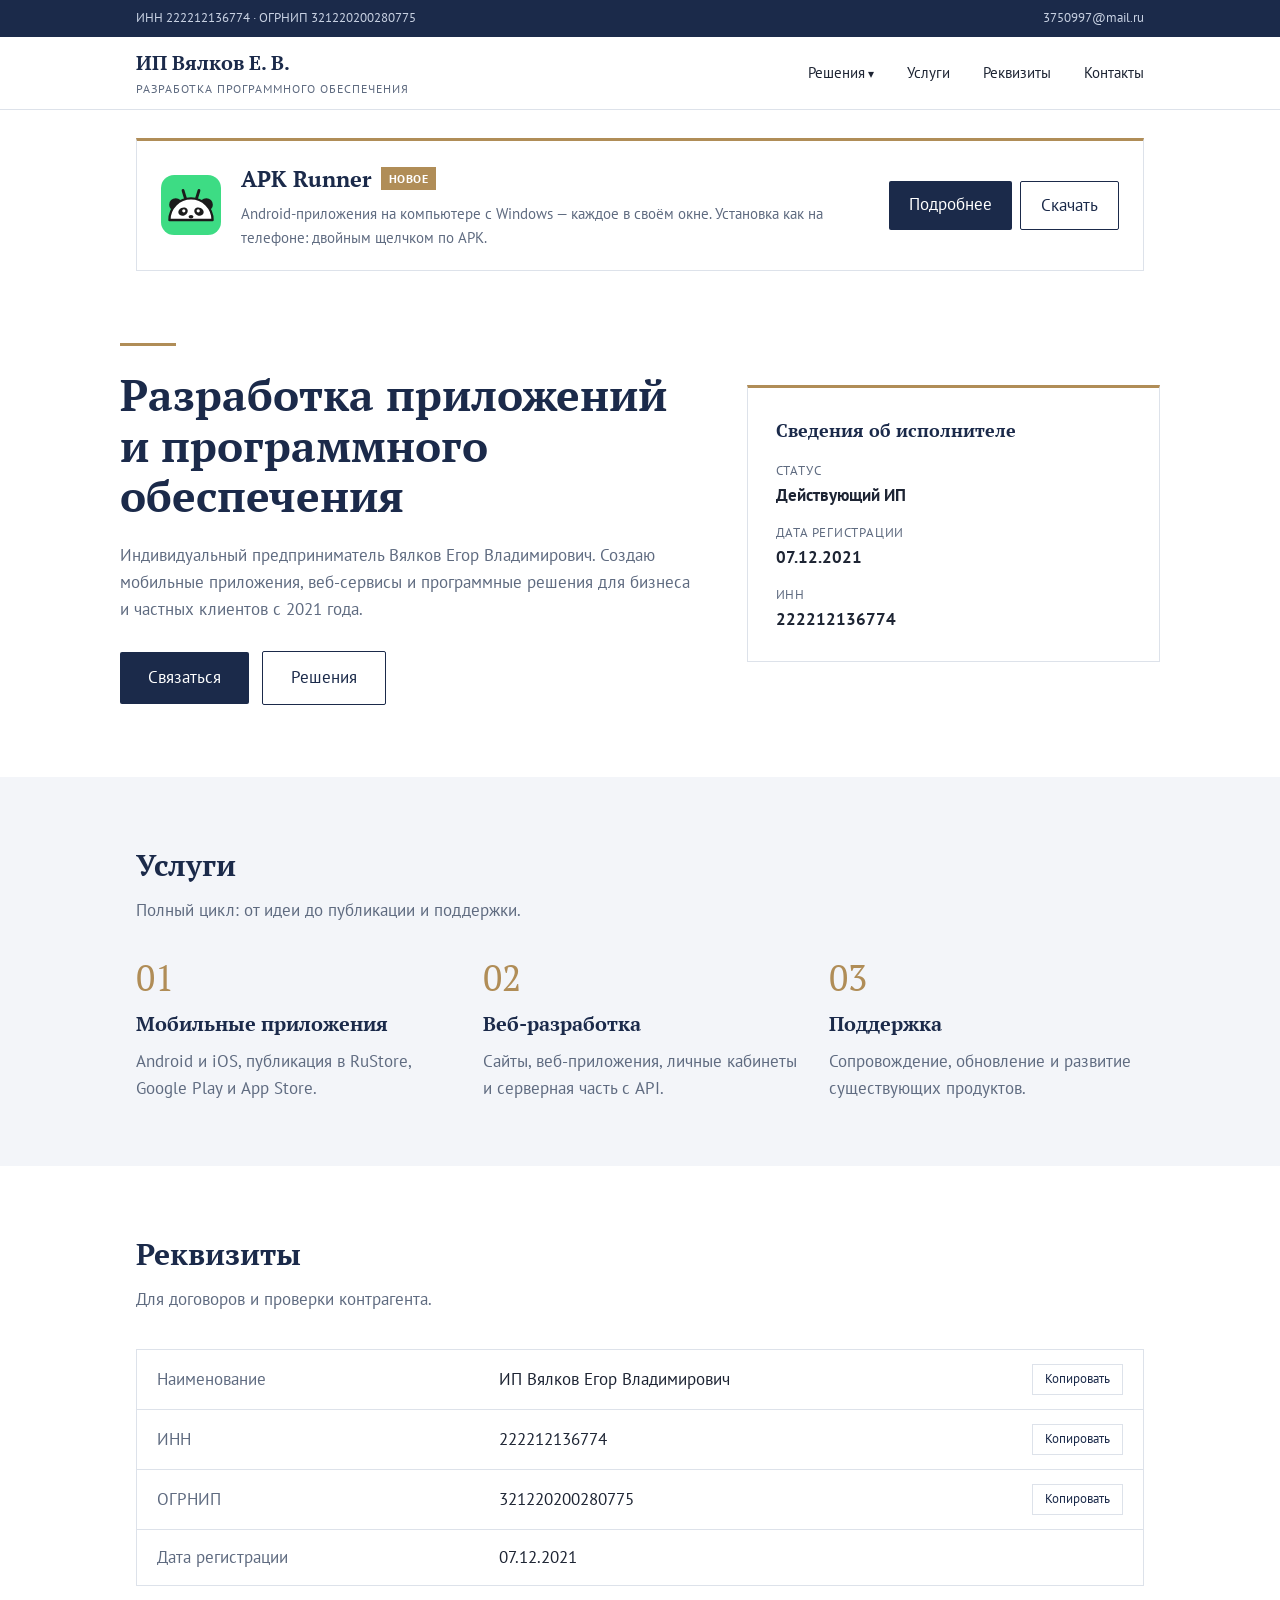
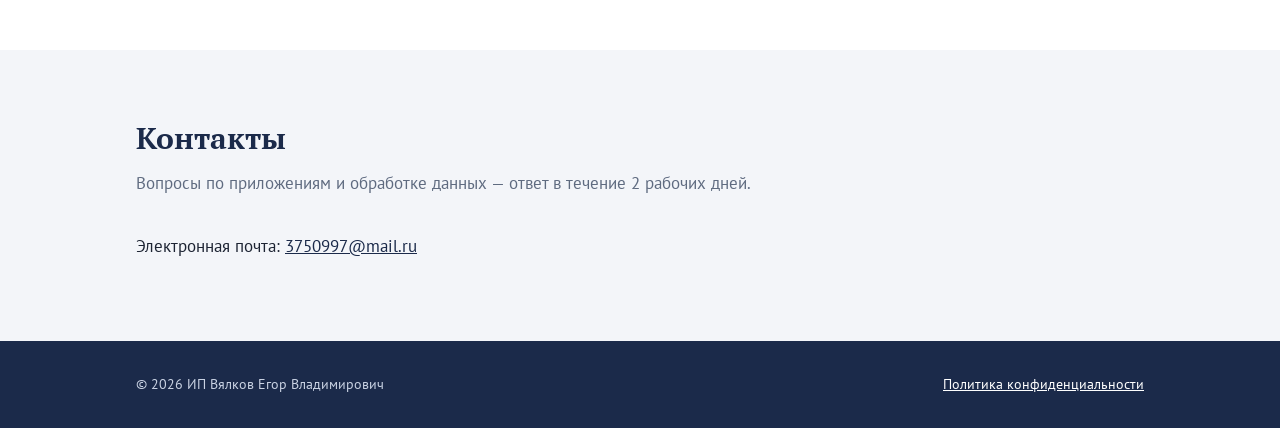
<file: index.html>
<!doctype html>
<html lang="ru">
<head>
  <meta charset="utf-8">
  <meta name="viewport" content="width=device-width, initial-scale=1">
  <title>ИП Вялков Е. В. — разработка программного обеспечения</title>
  <meta name="description" content="ИП Вялков Егор Владимирович — разработка мобильных приложений, веб-сервисов и программного обеспечения. Реквизиты и контакты.">
  <link rel="icon" href="favicon.ico" sizes="32x32">
  <link rel="icon" href="favicon.svg" type="image/svg+xml">
  <link rel="apple-touch-icon" href="apple-touch-icon.png">
  <link rel="canonical" href="https://vev.github.io/">
  <meta property="og:type" content="website">
  <meta property="og:locale" content="ru_RU">
  <meta property="og:title" content="ИП Вялков Е. В. — разработка программного обеспечения">
  <meta property="og:description" content="ИП Вялков Егор Владимирович — разработка мобильных приложений, веб-сервисов и программного обеспечения. Реквизиты и контакты.">
  <meta property="og:url" content="https://vev.github.io/">
  <meta property="og:image" content="https://vev.github.io/og.png">
  <meta property="og:image:width" content="1200">
  <meta property="og:image:height" content="630">
  <meta name="twitter:card" content="summary_large_image">
  <link rel="preconnect" href="https://fonts.googleapis.com">
  <link rel="preconnect" href="https://fonts.gstatic.com" crossorigin>
  <link href="https://fonts.googleapis.com/css2?family=PT+Sans:wght@400;700&family=PT+Serif:wght@700&display=swap" rel="stylesheet">
  <link rel="stylesheet" href="style.css">
</head>
<body>

<div class="topline">
  <div class="wrap">
    <span>ИНН 222212136774 · ОГРНИП 321220200280775</span>
    <a href="mailto:3750997@mail.ru">3750997@mail.ru</a>
  </div>
</div>

<header>
  <div class="wrap">
    <a class="logo" href="index.html">ИП Вялков Е. В.<small>Разработка программного обеспечения</small></a>
    <nav>
      <div class="dropdown">
        <a href="solutions.html">Решения</a>
        <div class="menu" data-solutions-menu></div>
      </div>
      <a href="#services">Услуги</a>
      <a href="#requisites">Реквизиты</a>
      <a href="#contacts">Контакты</a>
    </nav>
  </div>
</header>

<main>
  <div class="wrap" style="margin-top: 28px">
    <div class="new-app">
      <svg class="new-app-icon" viewBox="0 0 64 64" role="img" aria-label="APK Runner">
        <rect width="64" height="64" rx="14" fill="#3DDC84"></rect>
        <g transform="translate(0,-2)">
          <path d="M27 30 L23.5 18.5 M37 30 L40.5 18.5" stroke="#1B1B1B" stroke-width="3" stroke-linecap="round" fill="none"></path>
          <circle cx="15.7" cy="33.7" r="7" fill="#1B1B1B"></circle>
          <circle cx="48.3" cy="33.7" r="7" fill="#1B1B1B"></circle>
          <path d="M9 50 A23 23 0 0 1 55 50 Z" fill="#FFFFFF" stroke="#1B1B1B" stroke-width="2.5" stroke-linejoin="round"></path>
          <ellipse cx="23.5" cy="41" rx="5.2" ry="4.2" transform="rotate(-25 23.5 41)" fill="#1B1B1B"></ellipse>
          <ellipse cx="40.5" cy="41" rx="5.2" ry="4.2" transform="rotate(25 40.5 41)" fill="#1B1B1B"></ellipse>
          <circle cx="24.3" cy="40.2" r="1.7" fill="#FFFFFF"></circle>
          <circle cx="39.7" cy="40.2" r="1.7" fill="#FFFFFF"></circle>
          <ellipse cx="32" cy="46.5" rx="2.6" ry="1.8" fill="#1B1B1B"></ellipse>
        </g>
      </svg>
      <div class="new-app-body">
        <div class="new-app-head">
          <span class="new-app-name">APK Runner</span>
          <span class="new-app-badge">НОВОЕ</span>
        </div>
        <p class="new-app-desc">Android-приложения на компьютере с Windows — каждое в своём окне. Установка как на телефоне: двойным щелчком по APK.</p>
      </div>
      <div class="new-app-actions">
        <a class="btn" href="apk-runner.html">Подробнее</a>
        <a class="btn btn-outline" href="https://disk.360.yandex.ru/d/uEF-xLoDvGDiyQ" target="_blank" rel="noopener">Скачать</a>
      </div>
    </div>
  </div>

  <div class="wrap hero">
    <div>
      <div class="line"></div>
      <h1>Разработка приложений и программного обеспечения</h1>
      <p>Индивидуальный предприниматель Вялков Егор Владимирович. Создаю мобильные приложения, веб-сервисы и программные решения для бизнеса и частных клиентов с 2021 года.</p>
      <a class="btn" href="#contacts">Связаться</a>
      <a class="btn btn-outline" href="solutions.html">Решения</a>
    </div>
    <div class="card">
      <h3>Сведения об исполнителе</h3>
      <dl>
        <dt>Статус</dt><dd>Действующий ИП</dd>
        <dt>Дата регистрации</dt><dd>07.12.2021</dd>
        <dt>ИНН</dt><dd>222212136774</dd>
      </dl>
    </div>
  </div>

  <section id="services" class="alt">
    <div class="wrap">
      <h2>Услуги</h2>
      <p class="sub">Полный цикл: от идеи до публикации и поддержки.</p>
      <div class="services">
        <div><div class="num">01</div><h3>Мобильные приложения</h3><p>Android и iOS, публикация в RuStore, Google Play и App Store.</p></div>
        <div><div class="num">02</div><h3>Веб-разработка</h3><p>Сайты, веб-приложения, личные кабинеты и серверная часть с API.</p></div>
        <div><div class="num">03</div><h3>Поддержка</h3><p>Сопровождение, обновление и развитие существующих продуктов.</p></div>
      </div>
    </div>
  </section>

  <section id="requisites">
    <div class="wrap">
      <h2>Реквизиты</h2>
      <p class="sub">Для договоров и проверки контрагента.</p>
      <table>
        <tr><td>Наименование</td><td>ИП Вялков Егор Владимирович</td><td><button class="copy" data-copy="ИП Вялков Егор Владимирович">Копировать</button></td></tr>
        <tr><td>ИНН</td><td>222212136774</td><td><button class="copy" data-copy="222212136774">Копировать</button></td></tr>
        <tr><td>ОГРНИП</td><td>321220200280775</td><td><button class="copy" data-copy="321220200280775">Копировать</button></td></tr>
        <tr><td>Дата регистрации</td><td>07.12.2021</td><td></td></tr>
      </table>
    </div>
  </section>

  <section id="contacts" class="alt">
    <div class="wrap">
      <h2>Контакты</h2>
      <p class="sub">Вопросы по приложениям и обработке данных — ответ в течение 2 рабочих дней.</p>
      <p>Электронная почта: <a href="mailto:3750997@mail.ru">3750997@mail.ru</a></p>
    </div>
  </section>
</main>

<footer>
  <div class="wrap">
    <span>© <span id="year">2026</span> ИП Вялков Егор Владимирович</span>
    <a href="privacy.html">Политика конфиденциальности</a>
  </div>
</footer>

<script src="solutions-data.js"></script>
<script src="site.js"></script>
<script>
  document.getElementById('year').textContent = new Date().getFullYear();
  document.querySelectorAll('.copy').forEach(function (btn) {
    btn.addEventListener('click', function () {
      navigator.clipboard.writeText(btn.dataset.copy).then(function () {
        btn.textContent = 'Скопировано';
        setTimeout(function () { btn.textContent = 'Копировать'; }, 1500);
      });
    });
  });
</script>
</body>
</html>
</file>
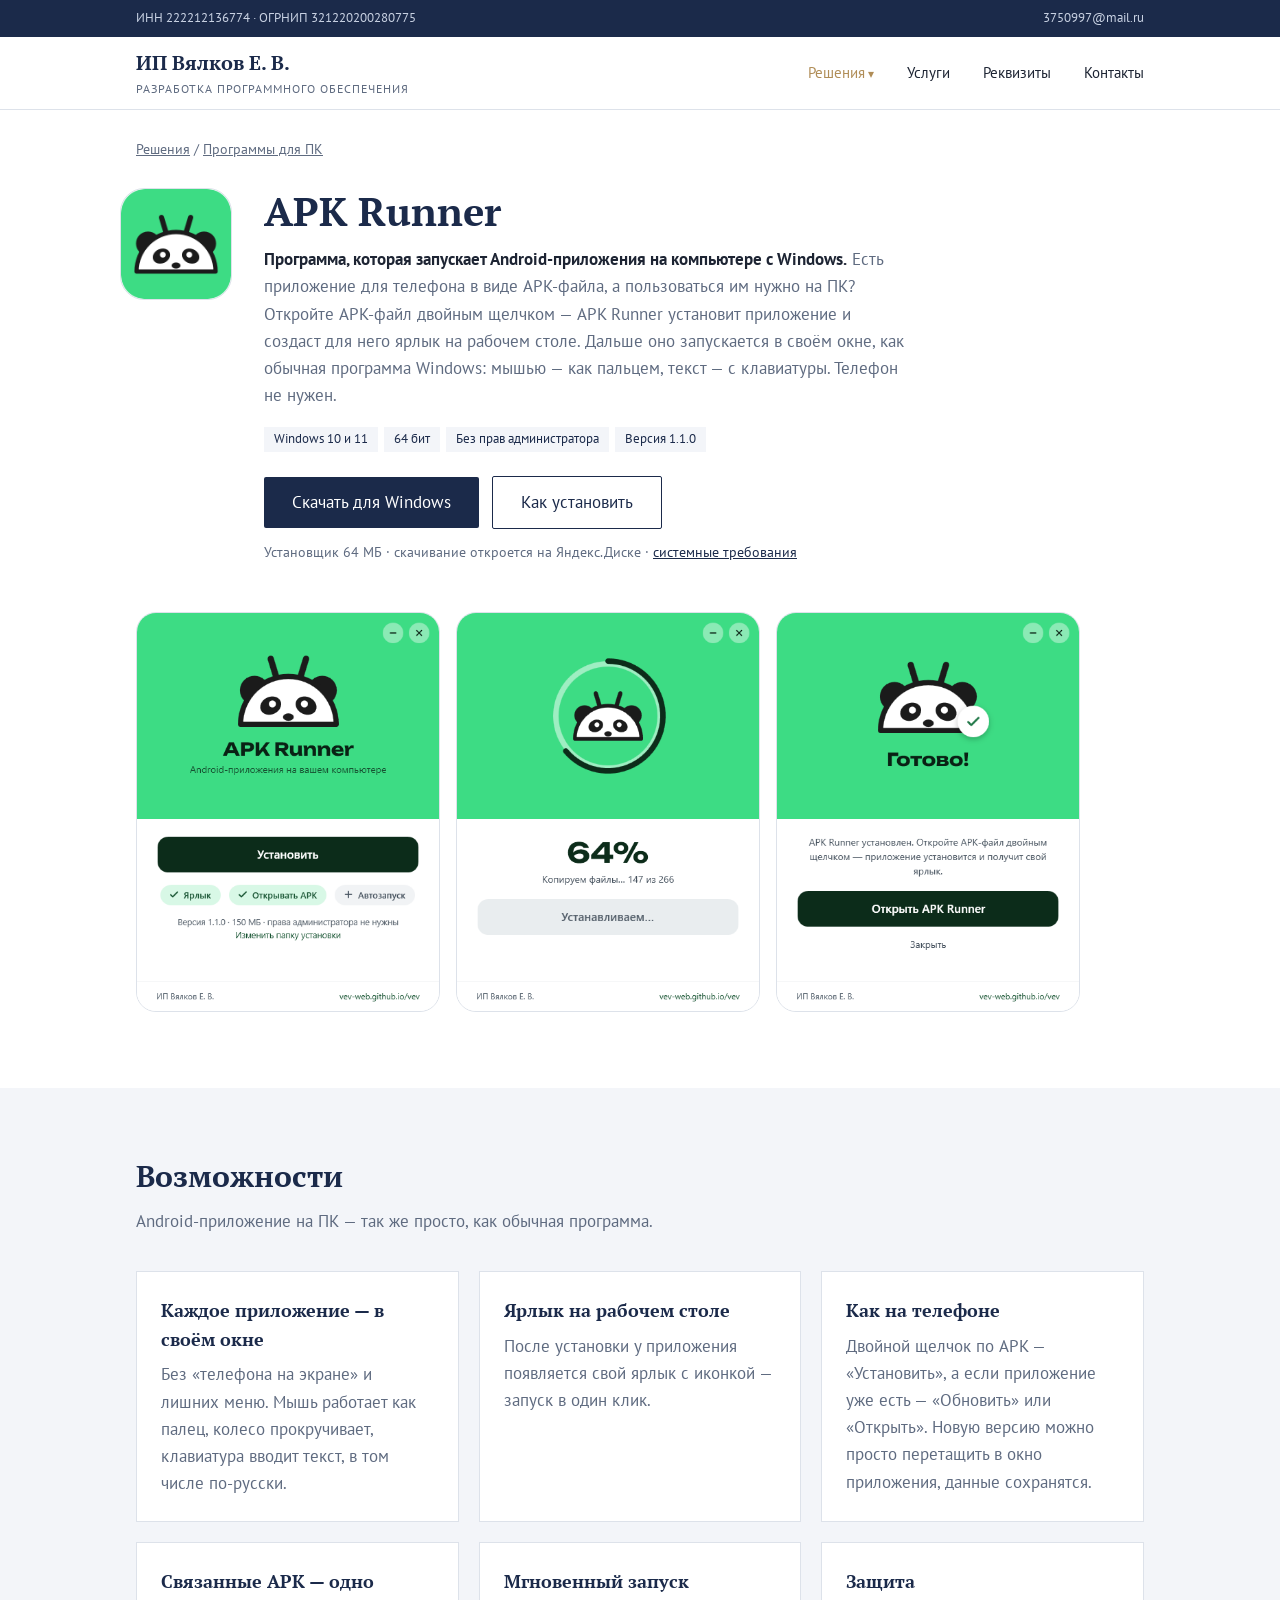
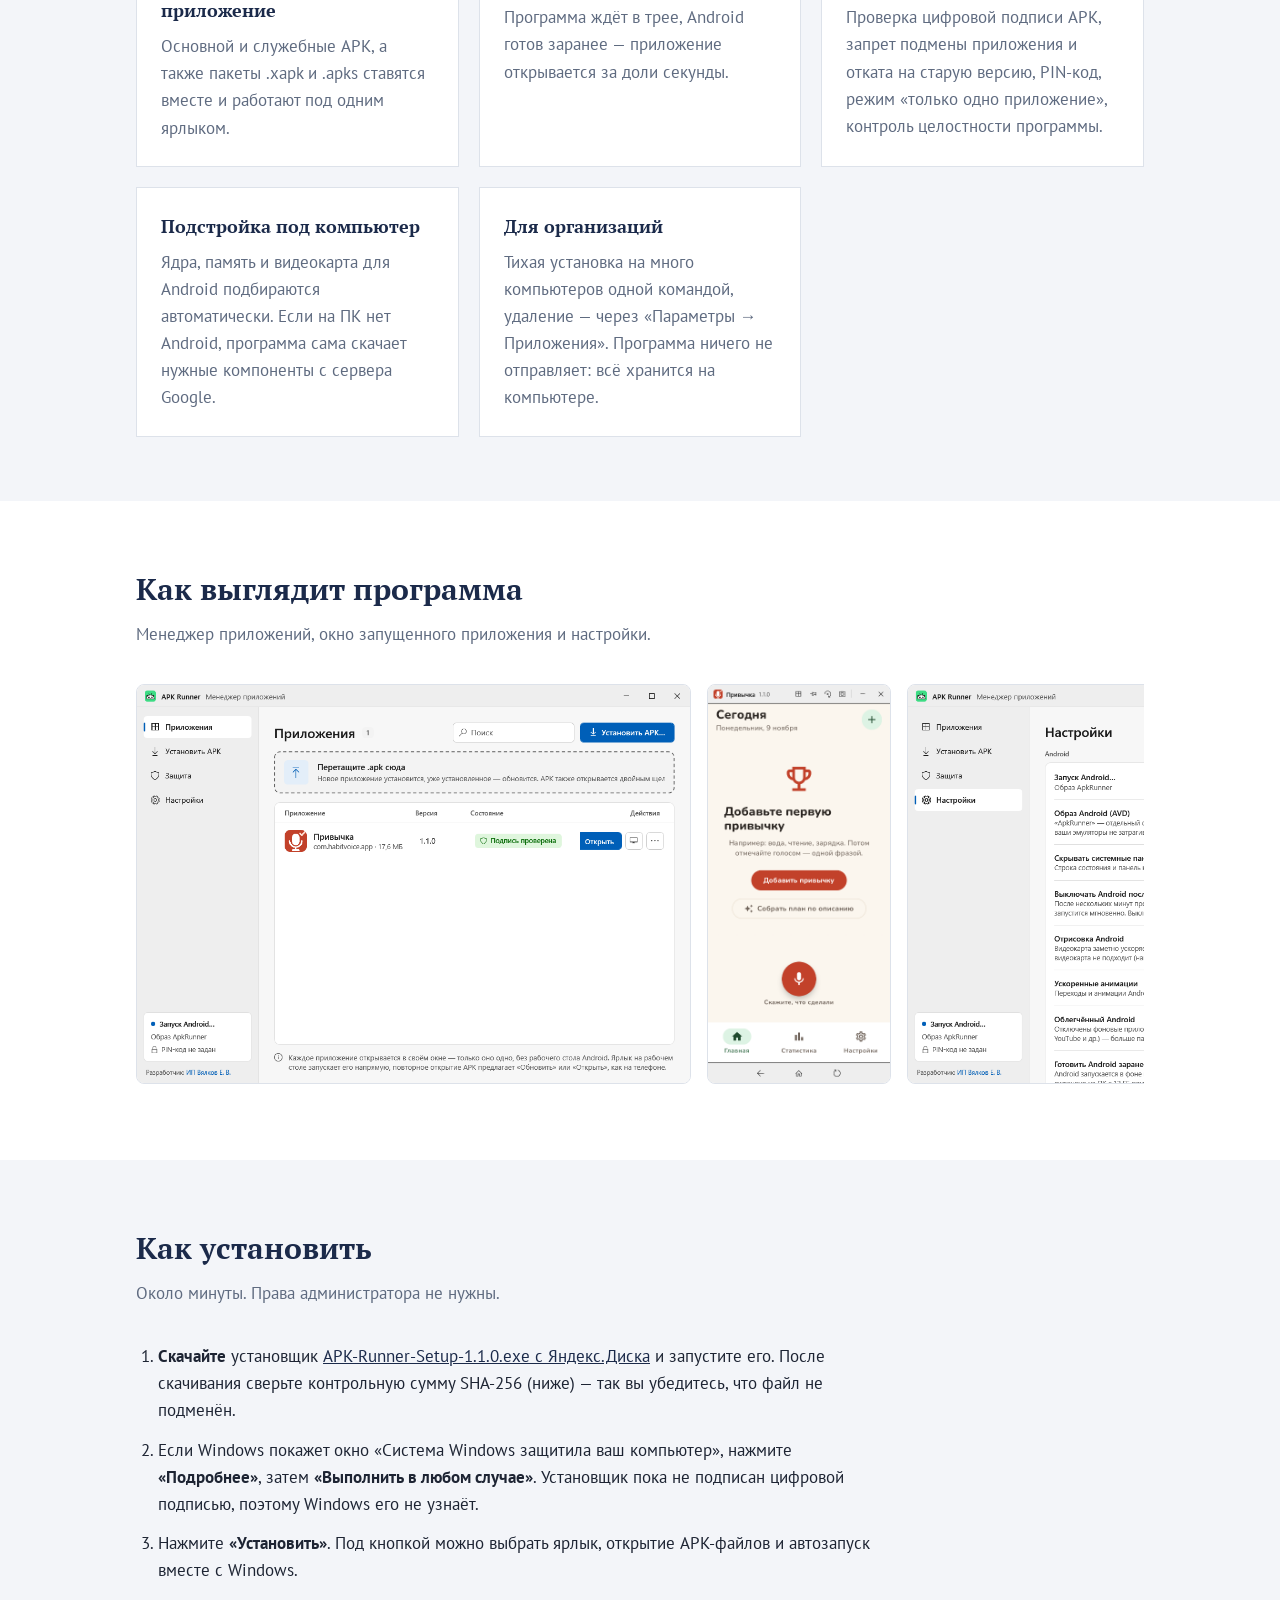
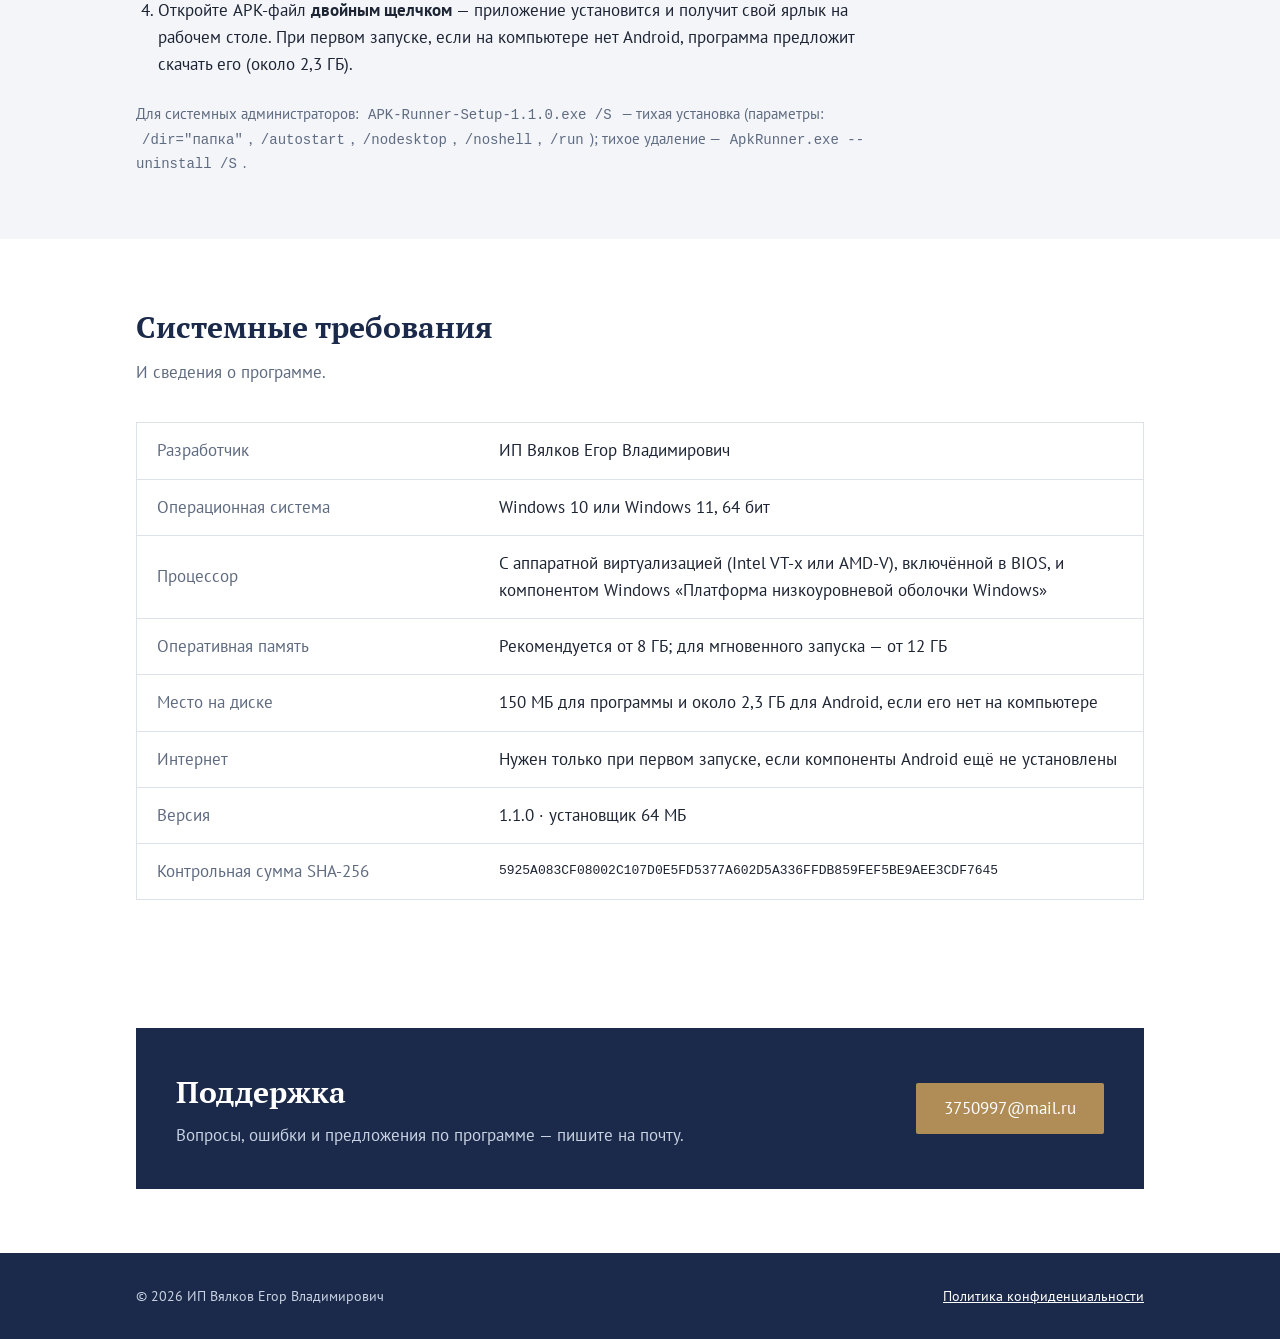
<file: apk-runner.html>
<!doctype html>
<html lang="ru">
<head>
  <meta charset="utf-8">
  <meta name="viewport" content="width=device-width, initial-scale=1">
  <title>APK Runner — Android-приложения на ПК | ИП Вялков Е. В.</title>
  <meta name="description" content="APK Runner — программа для Windows, которая запускает Android-приложения на компьютере. Откройте APK-файл — приложение установится, получит ярлык на рабочем столе и будет открываться в своём окне, как обычная программа. Телефон не нужен.">
  <link rel="icon" href="favicon.ico" sizes="32x32">
  <link rel="icon" href="favicon.svg" type="image/svg+xml">
  <link rel="apple-touch-icon" href="apple-touch-icon.png">
  <link rel="canonical" href="https://vev.github.io/apk-runner.html">
  <meta property="og:type" content="website">
  <meta property="og:locale" content="ru_RU">
  <meta property="og:title" content="APK Runner — Android-приложения на ПК | ИП Вялков Е. В.">
  <meta property="og:description" content="Запускает Android-приложения на компьютере с Windows: откройте APK-файл — приложение получит ярлык на рабочем столе и будет открываться в своём окне, как обычная программа.">
  <meta property="og:url" content="https://vev.github.io/apk-runner.html">
  <meta property="og:image" content="https://vev.github.io/img/apk-runner/icon.png">
  <meta name="twitter:card" content="summary">
  <link rel="preconnect" href="https://fonts.googleapis.com">
  <link rel="preconnect" href="https://fonts.gstatic.com" crossorigin>
  <link href="https://fonts.googleapis.com/css2?family=PT+Sans:wght@400;700&family=PT+Serif:wght@700&display=swap" rel="stylesheet">
  <link rel="stylesheet" href="style.css">
</head>
<body>

<div class="topline">
  <div class="wrap">
    <span>ИНН 222212136774 · ОГРНИП 321220200280775</span>
    <a href="mailto:3750997@mail.ru">3750997@mail.ru</a>
  </div>
</div>

<header>
  <div class="wrap">
    <a class="logo" href="index.html">ИП Вялков Е. В.<small>Разработка программного обеспечения</small></a>
    <nav>
      <div class="dropdown">
        <a href="solutions.html" class="active">Решения</a>
        <div class="menu" data-solutions-menu></div>
      </div>
      <a href="index.html#services">Услуги</a>
      <a href="index.html#requisites">Реквизиты</a>
      <a href="index.html#contacts">Контакты</a>
    </nav>
  </div>
</header>

<main>
  <div class="wrap crumbs">
    <a href="solutions.html">Решения</a> / <a href="solutions.html#desktop">Программы для ПК</a>
  </div>

  <div class="wrap app-hero">
    <img class="app-icon" src="img/apk-runner/icon.png" alt="Иконка программы APK Runner" width="112" height="112">
    <div>
      <h1>APK Runner</h1>
      <p><strong style="color: var(--text)">Программа, которая запускает Android-приложения на компьютере с Windows.</strong> Есть приложение для телефона в виде APK-файла, а пользоваться им нужно на ПК? Откройте APK-файл двойным щелчком — APK Runner установит приложение и создаст для него ярлык на рабочем столе. Дальше оно запускается в своём окне, как обычная программа Windows: мышью — как пальцем, текст — с клавиатуры. Телефон не нужен.</p>
      <ul class="tags"><li>Windows 10 и 11</li><li>64 бит</li><li>Без прав администратора</li><li>Версия 1.1.0</li></ul>
      <a class="btn" href="https://disk.360.yandex.ru/d/uEF-xLoDvGDiyQ" target="_blank" rel="noopener">Скачать для Windows</a>
      <a class="btn btn-outline" href="#install">Как установить</a>
      <p class="download-meta">Установщик 64 МБ · скачивание откроется на Яндекс.Диске · <a href="#requirements">системные требования</a></p>
    </div>
  </div>

  <section style="padding-top: 0">
    <div class="wrap">
      <div class="shots">
        <img class="win" src="img/apk-runner/setup-01.png" width="440" height="580" loading="lazy" alt="Установщик APK Runner: кнопка «Установить» и параметры">
        <img class="win" src="img/apk-runner/setup-02.png" width="440" height="580" loading="lazy" alt="Установщик APK Runner: ход установки">
        <img class="win" src="img/apk-runner/setup-03.png" width="440" height="580" loading="lazy" alt="Установщик APK Runner: установка завершена">
      </div>
    </div>
  </section>

  <section class="alt">
    <div class="wrap">
      <h2>Возможности</h2>
      <p class="sub">Android-приложение на ПК — так же просто, как обычная программа.</p>
      <div class="features">
        <div class="feature"><h3>Каждое приложение — в своём окне</h3><p>Без «телефона на экране» и лишних меню. Мышь работает как палец, колесо прокручивает, клавиатура вводит текст, в том числе по-русски.</p></div>
        <div class="feature"><h3>Ярлык на рабочем столе</h3><p>После установки у приложения появляется свой ярлык с иконкой — запуск в один клик.</p></div>
        <div class="feature"><h3>Как на телефоне</h3><p>Двойной щелчок по APK — «Установить», а если приложение уже есть — «Обновить» или «Открыть». Новую версию можно просто перетащить в окно приложения, данные сохранятся.</p></div>
        <div class="feature"><h3>Связанные APK — одно приложение</h3><p>Основной и служебные APK, а также пакеты .xapk и .apks ставятся вместе и работают под одним ярлыком.</p></div>
        <div class="feature"><h3>Мгновенный запуск</h3><p>Программа ждёт в трее, Android готов заранее — приложение открывается за доли секунды.</p></div>
        <div class="feature"><h3>Защита</h3><p>Проверка цифровой подписи APK, запрет подмены приложения и отката на старую версию, PIN-код, режим «только одно приложение», контроль целостности программы.</p></div>
        <div class="feature"><h3>Подстройка под компьютер</h3><p>Ядра, память и видеокарта для Android подбираются автоматически. Если на ПК нет Android, программа сама скачает нужные компоненты с сервера Google.</p></div>
        <div class="feature"><h3>Для организаций</h3><p>Тихая установка на много компьютеров одной командой, удаление — через «Параметры → Приложения». Программа ничего не отправляет: всё хранится на компьютере.</p></div>
      </div>
    </div>
  </section>

  <section>
    <div class="wrap">
      <h2>Как выглядит программа</h2>
      <p class="sub">Менеджер приложений, окно запущенного приложения и настройки.</p>
      <div class="shots">
        <img class="appshot" src="img/apk-runner/app-manager.png" width="1000" height="720" loading="lazy" alt="Менеджер APK Runner: список установленных приложений, установка перетаскиванием APK, проверка подписи">
        <img class="appshot" src="img/apk-runner/app-window.png" width="400" height="876" loading="lazy" alt="Android-приложение запущено в своём окне APK Runner с кнопками управления">
        <img class="appshot" src="img/apk-runner/app-settings.png" width="1000" height="720" loading="lazy" alt="Настройки APK Runner: образ Android, облегчённый режим, мгновенный запуск, выбор отрисовки">
      </div>
    </div>
  </section>

  <section id="install" class="alt">
    <div class="wrap">
      <h2>Как установить</h2>
      <p class="sub">Около минуты. Права администратора не нужны.</p>
      <ol class="steps">
        <li><b>Скачайте</b> установщик <a href="https://disk.360.yandex.ru/d/uEF-xLoDvGDiyQ" target="_blank" rel="noopener">APK&#8209;Runner&#8209;Setup&#8209;1.1.0.exe с Яндекс.Диска</a> и запустите его. После скачивания сверьте контрольную сумму SHA&#8209;256 (ниже) — так вы убедитесь, что файл не подменён.</li>
        <li>Если Windows покажет окно «Система Windows защитила ваш компьютер», нажмите <b>«Подробнее»</b>, затем <b>«Выполнить в любом случае»</b>. Установщик пока не подписан цифровой подписью, поэтому Windows его не узнаёт.</li>
        <li>Нажмите <b>«Установить»</b>. Под кнопкой можно выбрать ярлык, открытие APK-файлов и автозапуск вместе с Windows.</li>
        <li>Откройте APK-файл <b>двойным щелчком</b> — приложение установится и получит свой ярлык на рабочем столе. При первом запуске, если на компьютере нет Android, программа предложит скачать его (около 2,3 ГБ).</li>
      </ol>
      <p class="note">Для системных администраторов: <code>APK-Runner-Setup-1.1.0.exe /S</code> — тихая установка (параметры: <code>/dir="папка"</code>, <code>/autostart</code>, <code>/nodesktop</code>, <code>/noshell</code>, <code>/run</code>); тихое удаление — <code>ApkRunner.exe --uninstall /S</code>.</p>
    </div>
  </section>

  <section id="requirements">
    <div class="wrap">
      <h2>Системные требования</h2>
      <p class="sub">И сведения о программе.</p>
      <table class="facts">
        <tr><td>Разработчик</td><td>ИП Вялков Егор Владимирович</td></tr>
        <tr><td>Операционная система</td><td>Windows 10 или Windows 11, 64 бит</td></tr>
        <tr><td>Процессор</td><td>С аппаратной виртуализацией (Intel VT-x или AMD-V), включённой в BIOS, и компонентом Windows «Платформа низкоуровневой оболочки Windows»</td></tr>
        <tr><td>Оперативная память</td><td>Рекомендуется от 8 ГБ; для мгновенного запуска — от 12 ГБ</td></tr>
        <tr><td>Место на диске</td><td>150 МБ для программы и около 2,3 ГБ для Android, если его нет на компьютере</td></tr>
        <tr><td>Интернет</td><td>Нужен только при первом запуске, если компоненты Android ещё не установлены</td></tr>
        <tr><td>Версия</td><td>1.1.0 · установщик 64 МБ</td></tr>
        <tr><td>Контрольная сумма SHA-256</td><td class="hash">5925A083CF08002C107D0E5FD5377A602D5A336FFDB859FEF5BE9AEE3CDF7645</td></tr>
      </table>
    </div>
  </section>

  <section>
    <div class="wrap">
      <div class="cta">
        <div>
          <h2>Поддержка</h2>
          <p>Вопросы, ошибки и предложения по программе — пишите на почту.</p>
        </div>
        <a class="btn" href="mailto:3750997@mail.ru?subject=APK%20Runner">3750997@mail.ru</a>
      </div>
    </div>
  </section>
</main>

<footer>
  <div class="wrap">
    <span>© 2026 ИП Вялков Егор Владимирович</span>
    <a href="privacy.html">Политика конфиденциальности</a>
  </div>
</footer>

<script src="solutions-data.js"></script>
<script src="site.js"></script>
</body>
</html>
</file>
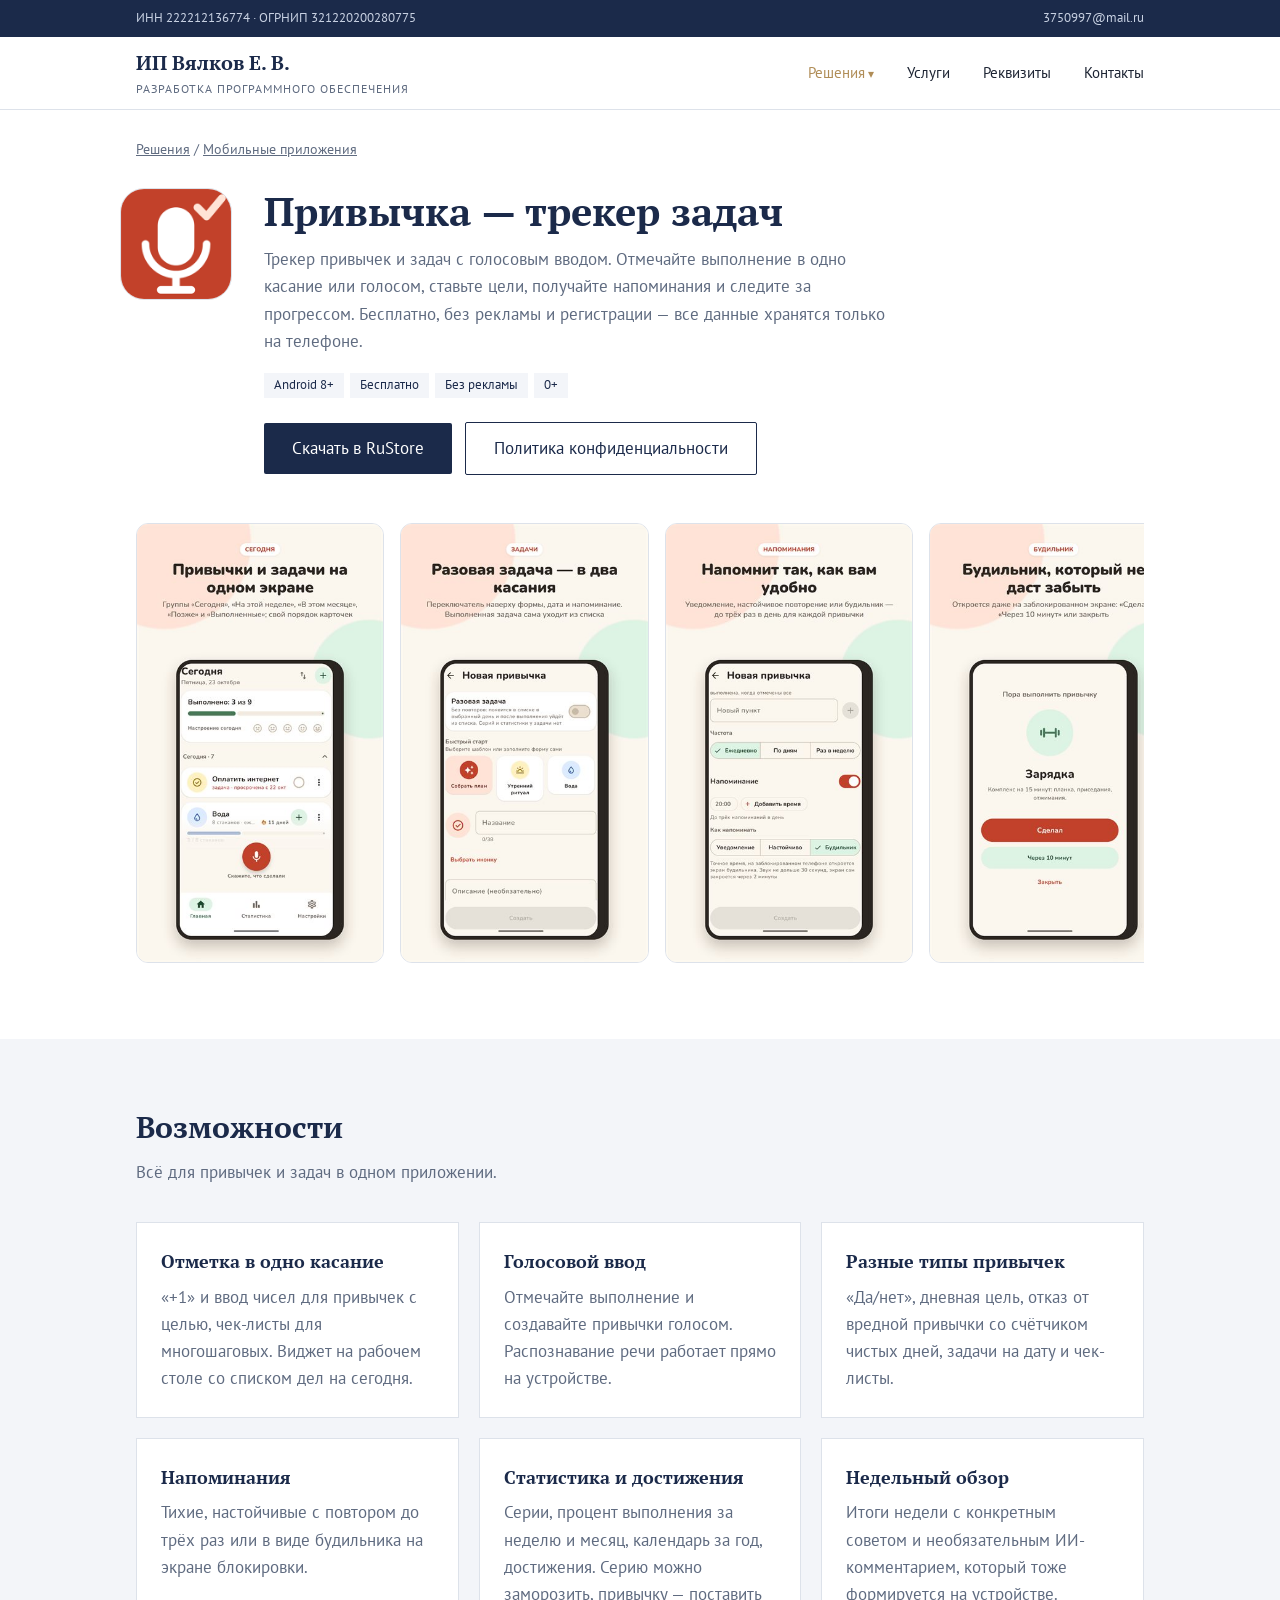
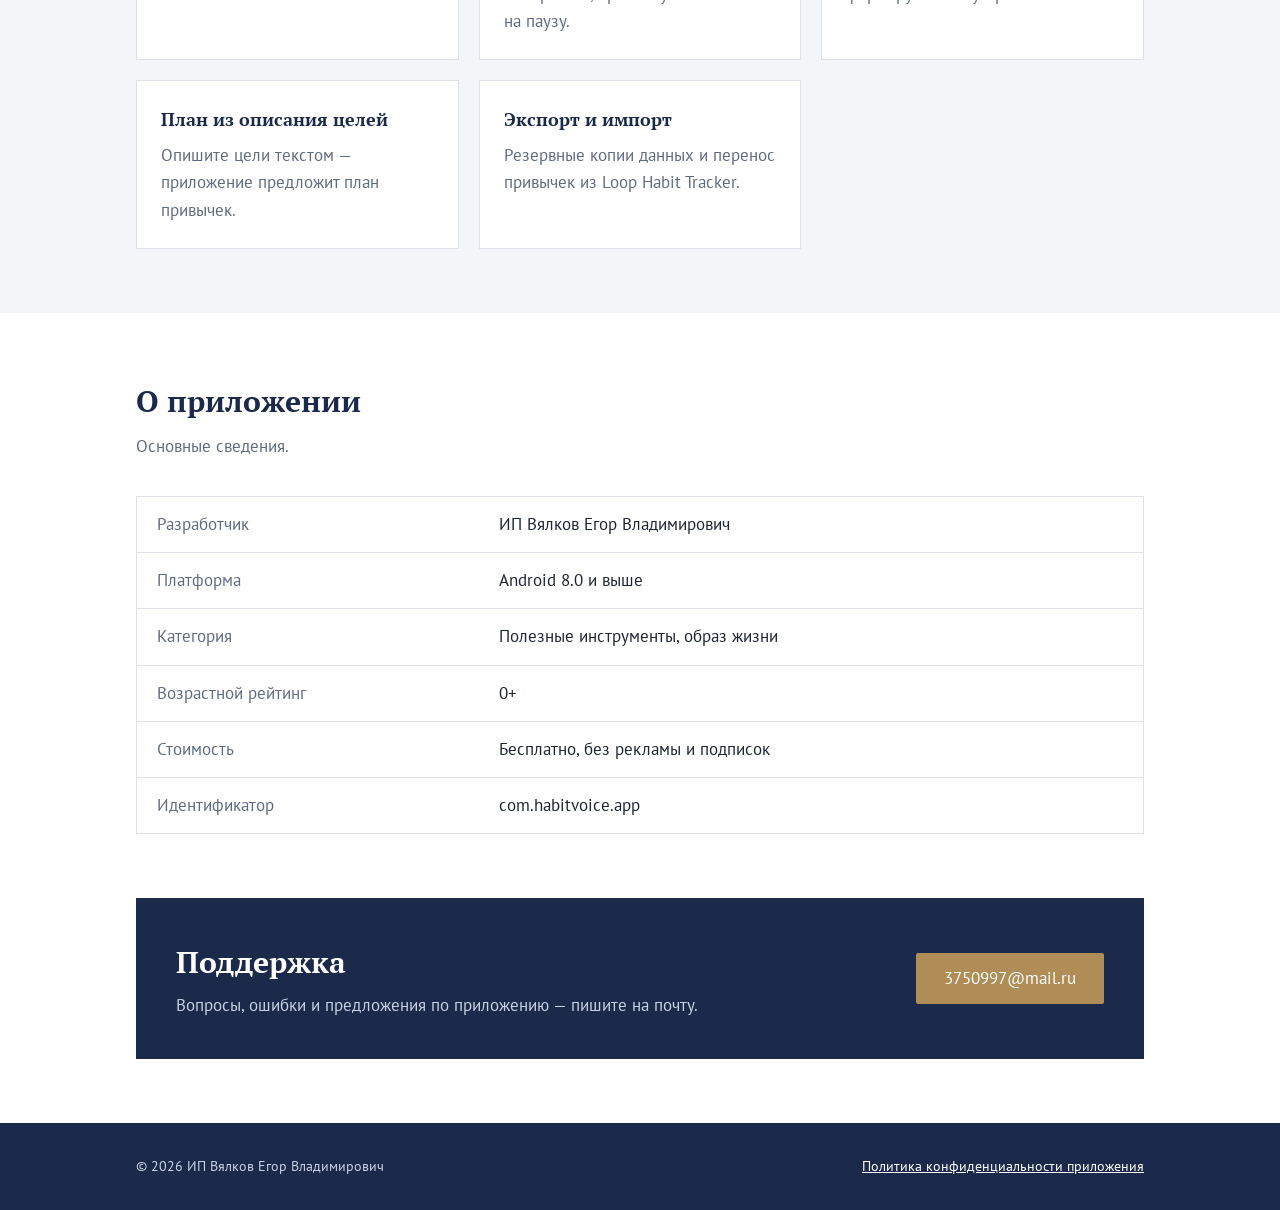
<file: habitvoice.html>
<!doctype html>
<html lang="ru">
<head>
  <meta charset="utf-8">
  <meta name="viewport" content="width=device-width, initial-scale=1">
  <title>Привычка — трекер задач | ИП Вялков Е. В.</title>
  <meta name="description" content="«Привычка — трекер задач» — трекер привычек и задач с голосовым вводом для Android. Бесплатно, без рекламы и регистрации, данные хранятся только на телефоне.">
  <link rel="icon" href="favicon.ico" sizes="32x32">
  <link rel="icon" href="favicon.svg" type="image/svg+xml">
  <link rel="apple-touch-icon" href="apple-touch-icon.png">
  <link rel="canonical" href="https://vev.github.io/habitvoice.html">
  <meta property="og:type" content="website">
  <meta property="og:locale" content="ru_RU">
  <meta property="og:title" content="Привычка — трекер задач | ИП Вялков Е. В.">
  <meta property="og:description" content="«Привычка — трекер задач» — трекер привычек и задач с голосовым вводом для Android. Бесплатно, без рекламы и регистрации, данные хранятся только на телефоне.">
  <meta property="og:url" content="https://vev.github.io/habitvoice.html">
  <meta property="og:image" content="https://vev.github.io/img/habitvoice/icon.png">
  <meta name="twitter:card" content="summary">
  <link rel="preconnect" href="https://fonts.googleapis.com">
  <link rel="preconnect" href="https://fonts.gstatic.com" crossorigin>
  <link href="https://fonts.googleapis.com/css2?family=PT+Sans:wght@400;700&family=PT+Serif:wght@700&display=swap" rel="stylesheet">
  <link rel="stylesheet" href="style.css">
</head>
<body>

<div class="topline">
  <div class="wrap">
    <span>ИНН 222212136774 · ОГРНИП 321220200280775</span>
    <a href="mailto:3750997@mail.ru">3750997@mail.ru</a>
  </div>
</div>

<header>
  <div class="wrap">
    <a class="logo" href="index.html">ИП Вялков Е. В.<small>Разработка программного обеспечения</small></a>
    <nav>
      <div class="dropdown">
        <a href="solutions.html" class="active">Решения</a>
        <div class="menu" data-solutions-menu></div>
      </div>
      <a href="index.html#services">Услуги</a>
      <a href="index.html#requisites">Реквизиты</a>
      <a href="index.html#contacts">Контакты</a>
    </nav>
  </div>
</header>

<main>
  <div class="wrap crumbs">
    <a href="solutions.html">Решения</a> / <a href="solutions.html#mobile">Мобильные приложения</a>
  </div>

  <div class="wrap app-hero">
    <img class="app-icon" src="img/habitvoice/icon.png" alt="Иконка приложения «Привычка»" width="112" height="112">
    <div>
      <h1>Привычка — трекер задач</h1>
      <p>Трекер привычек и задач с голосовым вводом. Отмечайте выполнение в одно касание или голосом, ставьте цели, получайте напоминания и следите за прогрессом. Бесплатно, без рекламы и регистрации — все данные хранятся только на телефоне.</p>
      <ul class="tags"><li>Android 8+</li><li>Бесплатно</li><li>Без рекламы</li><li>0+</li></ul>
      <a class="btn" href="https://www.rustore.ru/catalog/app/com.habitvoice.app" target="_blank" rel="noopener">Скачать в RuStore</a>
      <a class="btn btn-outline" href="privacy-habitvoice.html">Политика конфиденциальности</a>
    </div>
  </div>

  <section style="padding-top: 0">
    <div class="wrap">
      <div class="shots">
        <img src="img/habitvoice/shot-01.jpg" width="400" height="711" loading="lazy" alt="Скриншот приложения «Привычка», экран 1">
        <img src="img/habitvoice/shot-02.jpg" width="400" height="711" loading="lazy" alt="Скриншот приложения «Привычка», экран 2">
        <img src="img/habitvoice/shot-03.jpg" width="400" height="711" loading="lazy" alt="Скриншот приложения «Привычка», экран 3">
        <img src="img/habitvoice/shot-04.jpg" width="400" height="711" loading="lazy" alt="Скриншот приложения «Привычка», экран 4">
        <img src="img/habitvoice/shot-05.jpg" width="400" height="711" loading="lazy" alt="Скриншот приложения «Привычка», экран 5">
        <img src="img/habitvoice/shot-06.jpg" width="400" height="711" loading="lazy" alt="Скриншот приложения «Привычка», экран 6">
        <img src="img/habitvoice/shot-07.jpg" width="400" height="711" loading="lazy" alt="Скриншот приложения «Привычка», экран 7">
        <img src="img/habitvoice/shot-08.jpg" width="400" height="711" loading="lazy" alt="Скриншот приложения «Привычка», экран 8">
        <img src="img/habitvoice/shot-09.jpg" width="400" height="711" loading="lazy" alt="Скриншот приложения «Привычка», экран 9">
        <img src="img/habitvoice/shot-10.jpg" width="400" height="711" loading="lazy" alt="Скриншот приложения «Привычка», экран 10">
      </div>
    </div>
  </section>

  <section class="alt">
    <div class="wrap">
      <h2>Возможности</h2>
      <p class="sub">Всё для привычек и задач в одном приложении.</p>
      <div class="features">
        <div class="feature"><h3>Отметка в одно касание</h3><p>«+1» и ввод чисел для привычек с целью, чек-листы для многошаговых. Виджет на рабочем столе со списком дел на сегодня.</p></div>
        <div class="feature"><h3>Голосовой ввод</h3><p>Отмечайте выполнение и создавайте привычки голосом. Распознавание речи работает прямо на устройстве.</p></div>
        <div class="feature"><h3>Разные типы привычек</h3><p>«Да/нет», дневная цель, отказ от вредной привычки со счётчиком чистых дней, задачи на дату и чек-листы.</p></div>
        <div class="feature"><h3>Напоминания</h3><p>Тихие, настойчивые с повтором до трёх раз или в виде будильника на экране блокировки.</p></div>
        <div class="feature"><h3>Статистика и достижения</h3><p>Серии, процент выполнения за неделю и месяц, календарь за год, достижения. Серию можно заморозить, привычку — поставить на паузу.</p></div>
        <div class="feature"><h3>Недельный обзор</h3><p>Итоги недели с конкретным советом и необязательным ИИ-комментарием, который тоже формируется на устройстве.</p></div>
        <div class="feature"><h3>План из описания целей</h3><p>Опишите цели текстом — приложение предложит план привычек.</p></div>
        <div class="feature"><h3>Экспорт и импорт</h3><p>Резервные копии данных и перенос привычек из Loop Habit Tracker.</p></div>
      </div>
    </div>
  </section>

  <section>
    <div class="wrap">
      <h2>О приложении</h2>
      <p class="sub">Основные сведения.</p>
      <table class="facts">
        <tr><td>Разработчик</td><td>ИП Вялков Егор Владимирович</td></tr>
        <tr><td>Платформа</td><td>Android 8.0 и выше</td></tr>
        <tr><td>Категория</td><td>Полезные инструменты, образ жизни</td></tr>
        <tr><td>Возрастной рейтинг</td><td>0+</td></tr>
        <tr><td>Стоимость</td><td>Бесплатно, без рекламы и подписок</td></tr>
        <tr><td>Идентификатор</td><td>com.habitvoice.app</td></tr>
      </table>
    </div>
  </section>

  <section style="padding-top: 0">
    <div class="wrap">
      <div class="cta">
        <div>
          <h2>Поддержка</h2>
          <p>Вопросы, ошибки и предложения по приложению — пишите на почту.</p>
        </div>
        <a class="btn" href="mailto:3750997@mail.ru?subject=%D0%9F%D1%80%D0%B8%D0%B2%D1%8B%D1%87%D0%BA%D0%B0">3750997@mail.ru</a>
      </div>
    </div>
  </section>
</main>

<footer>
  <div class="wrap">
    <span>© 2026 ИП Вялков Егор Владимирович</span>
    <a href="privacy-habitvoice.html">Политика конфиденциальности приложения</a>
  </div>
</footer>

<script src="solutions-data.js"></script>
<script src="site.js"></script>
</body>
</html>
</file>
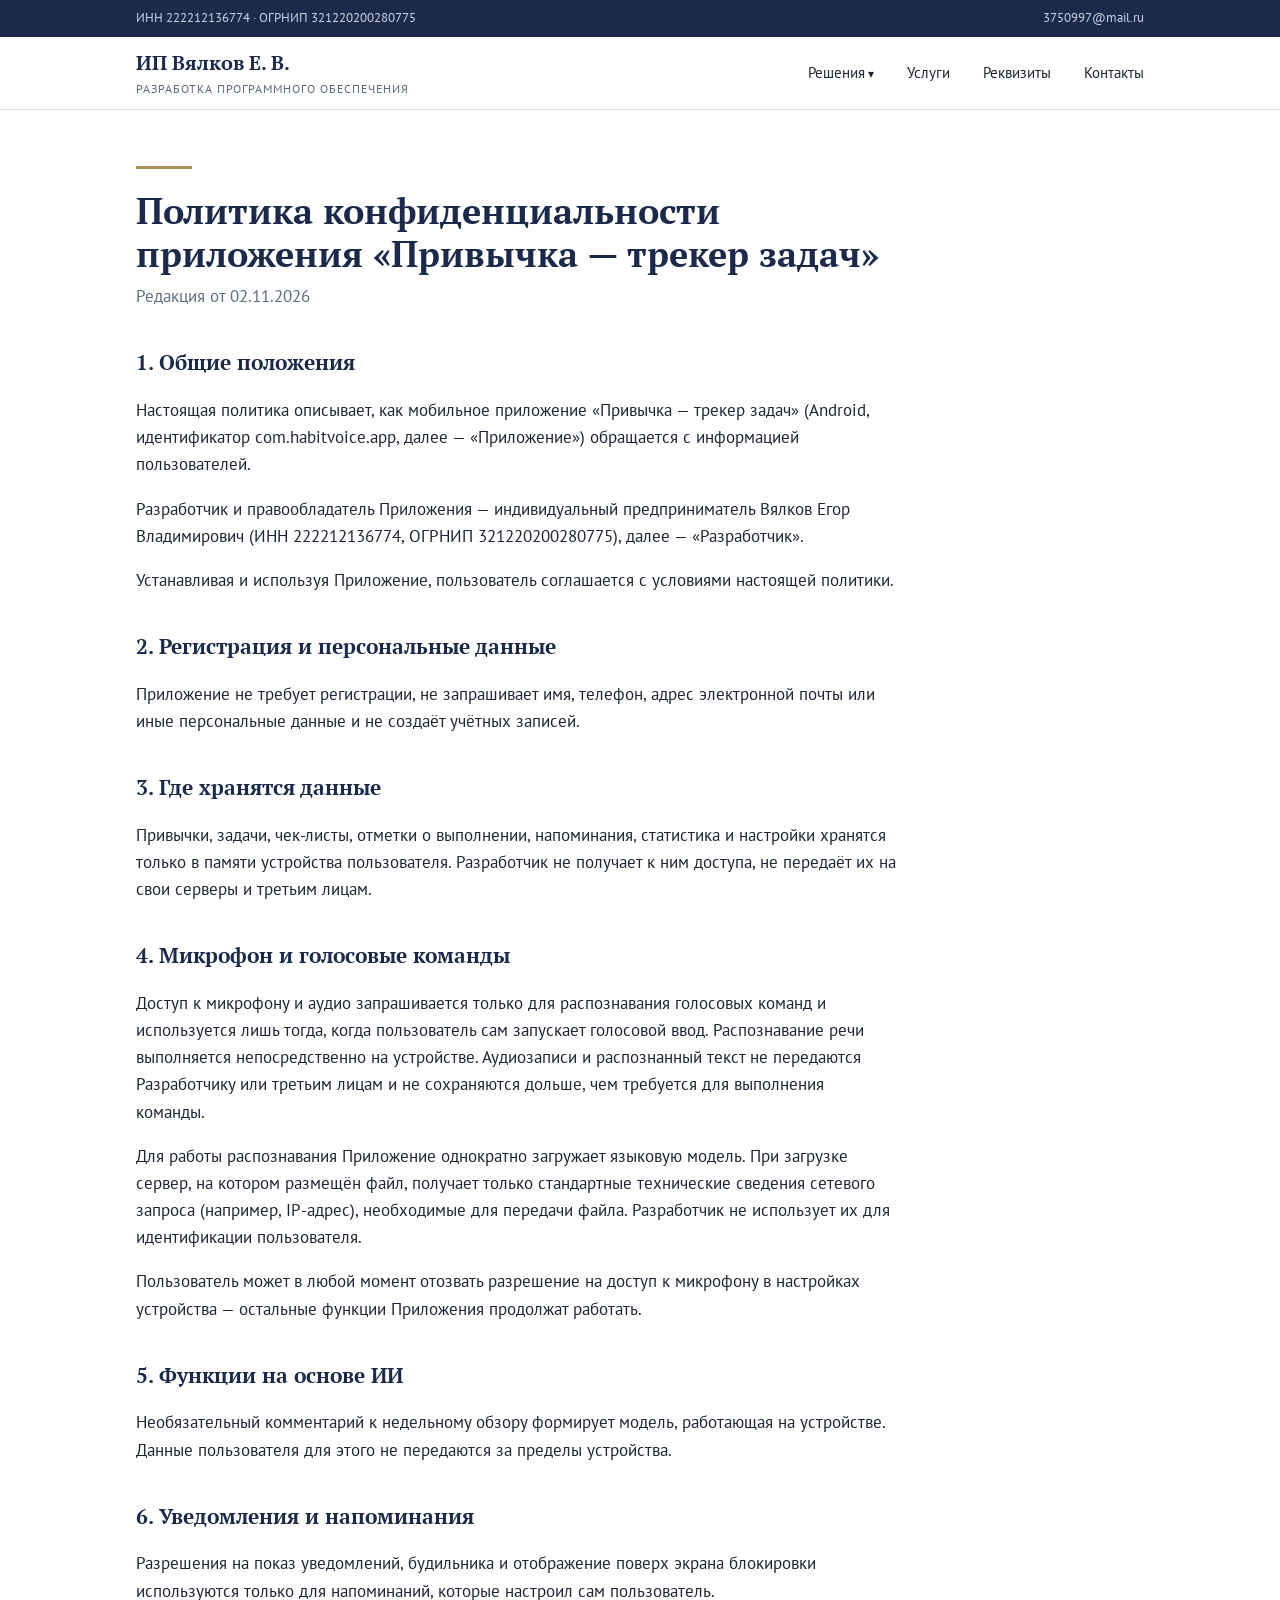
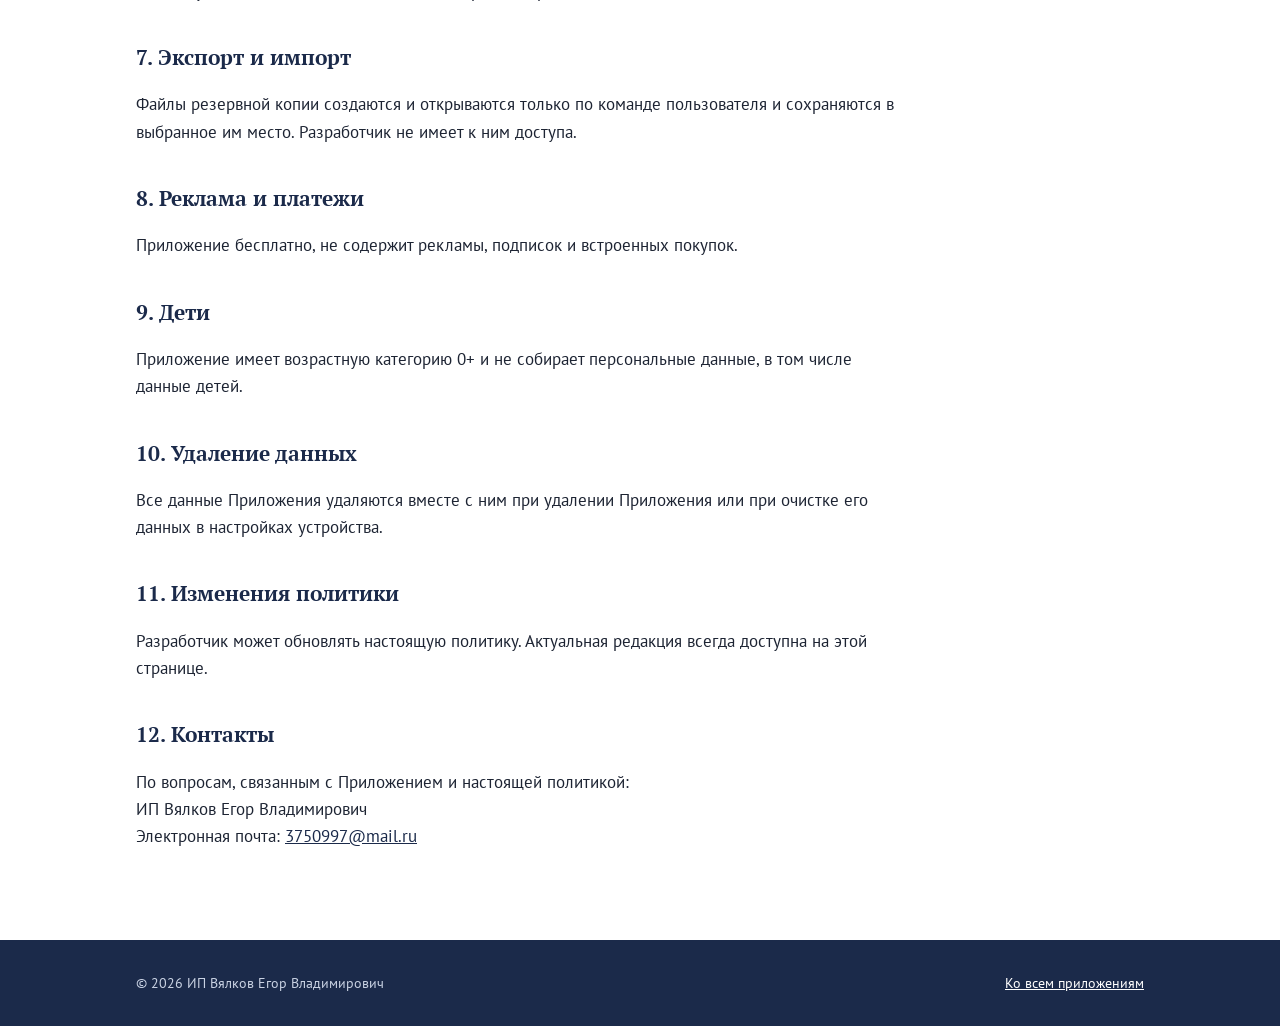
<file: privacy-habitvoice.html>
<!doctype html>
<html lang="ru">
<head>
  <meta charset="utf-8">
  <meta name="viewport" content="width=device-width, initial-scale=1">
  <title>Политика конфиденциальности «Привычка — трекер задач» — ИП Вялков Е. В.</title>
  <meta name="description" content="Политика конфиденциальности мобильного приложения «Привычка — трекер задач» (com.habitvoice.app).">
  <link rel="icon" href="favicon.ico" sizes="32x32">
  <link rel="icon" href="favicon.svg" type="image/svg+xml">
  <link rel="apple-touch-icon" href="apple-touch-icon.png">
  <link rel="canonical" href="https://vev.github.io/privacy-habitvoice.html">
  <meta property="og:type" content="website">
  <meta property="og:locale" content="ru_RU">
  <meta property="og:title" content="Политика конфиденциальности «Привычка — трекер задач» — ИП Вялков Е. В.">
  <meta property="og:description" content="Политика конфиденциальности мобильного приложения «Привычка — трекер задач» (com.habitvoice.app).">
  <meta property="og:url" content="https://vev.github.io/privacy-habitvoice.html">
  <meta property="og:image" content="https://vev.github.io/img/habitvoice/icon.png">
  <meta name="twitter:card" content="summary">
  <link rel="preconnect" href="https://fonts.googleapis.com">
  <link rel="preconnect" href="https://fonts.gstatic.com" crossorigin>
  <link href="https://fonts.googleapis.com/css2?family=PT+Sans:wght@400;700&family=PT+Serif:wght@700&display=swap" rel="stylesheet">
  <link rel="stylesheet" href="style.css">
</head>
<body>

<div class="topline">
  <div class="wrap">
    <span>ИНН 222212136774 · ОГРНИП 321220200280775</span>
    <a href="mailto:3750997@mail.ru">3750997@mail.ru</a>
  </div>
</div>

<header>
  <div class="wrap">
    <a class="logo" href="index.html">ИП Вялков Е. В.<small>Разработка программного обеспечения</small></a>
    <nav>
      <div class="dropdown">
        <a href="solutions.html">Решения</a>
        <div class="menu" data-solutions-menu></div>
      </div>
      <a href="index.html#services">Услуги</a>
      <a href="index.html#requisites">Реквизиты</a>
      <a href="index.html#contacts">Контакты</a>
    </nav>
  </div>
</header>

<main class="wrap">
  <article class="doc">
    <div class="line"></div>
    <h1>Политика конфиденциальности приложения «Привычка — трекер задач»</h1>
    <p class="updated">Редакция от 02.11.2026</p>

    <h2>1. Общие положения</h2>
    <p>Настоящая политика описывает, как мобильное приложение «Привычка — трекер задач» (Android, идентификатор com.habitvoice.app, далее — «Приложение») обращается с информацией пользователей.</p>
    <p>Разработчик и правообладатель Приложения — индивидуальный предприниматель Вялков Егор Владимирович (ИНН 222212136774, ОГРНИП 321220200280775), далее — «Разработчик».</p>
    <p>Устанавливая и используя Приложение, пользователь соглашается с условиями настоящей политики.</p>

    <h2>2. Регистрация и персональные данные</h2>
    <p>Приложение не требует регистрации, не запрашивает имя, телефон, адрес электронной почты или иные персональные данные и не создаёт учётных записей.</p>

    <h2>3. Где хранятся данные</h2>
    <p>Привычки, задачи, чек-листы, отметки о выполнении, напоминания, статистика и настройки хранятся только в памяти устройства пользователя. Разработчик не получает к ним доступа, не передаёт их на свои серверы и третьим лицам.</p>

    <h2>4. Микрофон и голосовые команды</h2>
    <p>Доступ к микрофону и аудио запрашивается только для распознавания голосовых команд и используется лишь тогда, когда пользователь сам запускает голосовой ввод. Распознавание речи выполняется непосредственно на устройстве. Аудиозаписи и распознанный текст не передаются Разработчику или третьим лицам и не сохраняются дольше, чем требуется для выполнения команды.</p>
    <p>Для работы распознавания Приложение однократно загружает языковую модель. При загрузке сервер, на котором размещён файл, получает только стандартные технические сведения сетевого запроса (например, IP-адрес), необходимые для передачи файла. Разработчик не использует их для идентификации пользователя.</p>
    <p>Пользователь может в любой момент отозвать разрешение на доступ к микрофону в настройках устройства — остальные функции Приложения продолжат работать.</p>

    <h2>5. Функции на основе ИИ</h2>
    <p>Необязательный комментарий к недельному обзору формирует модель, работающая на устройстве. Данные пользователя для этого не передаются за пределы устройства.</p>

    <h2>6. Уведомления и напоминания</h2>
    <p>Разрешения на показ уведомлений, будильника и отображение поверх экрана блокировки используются только для напоминаний, которые настроил сам пользователь.</p>

    <h2>7. Экспорт и импорт</h2>
    <p>Файлы резервной копии создаются и открываются только по команде пользователя и сохраняются в выбранное им место. Разработчик не имеет к ним доступа.</p>

    <h2>8. Реклама и платежи</h2>
    <p>Приложение бесплатно, не содержит рекламы, подписок и встроенных покупок.</p>

    <h2>9. Дети</h2>
    <p>Приложение имеет возрастную категорию 0+ и не собирает персональные данные, в том числе данные детей.</p>

    <h2>10. Удаление данных</h2>
    <p>Все данные Приложения удаляются вместе с ним при удалении Приложения или при очистке его данных в настройках устройства.</p>

    <h2>11. Изменения политики</h2>
    <p>Разработчик может обновлять настоящую политику. Актуальная редакция всегда доступна на этой странице.</p>

    <h2>12. Контакты</h2>
    <p>По вопросам, связанным с Приложением и настоящей политикой:<br>
      ИП Вялков Егор Владимирович<br>
      Электронная почта: <a href="mailto:3750997@mail.ru">3750997@mail.ru</a></p>
  </article>
</main>

<footer>
  <div class="wrap">
    <span>© 2026 ИП Вялков Егор Владимирович</span>
    <a href="solutions.html#mobile">Ко всем приложениям</a>
  </div>
</footer>

<script src="solutions-data.js"></script>
<script src="site.js"></script>
</body>
</html>
</file>
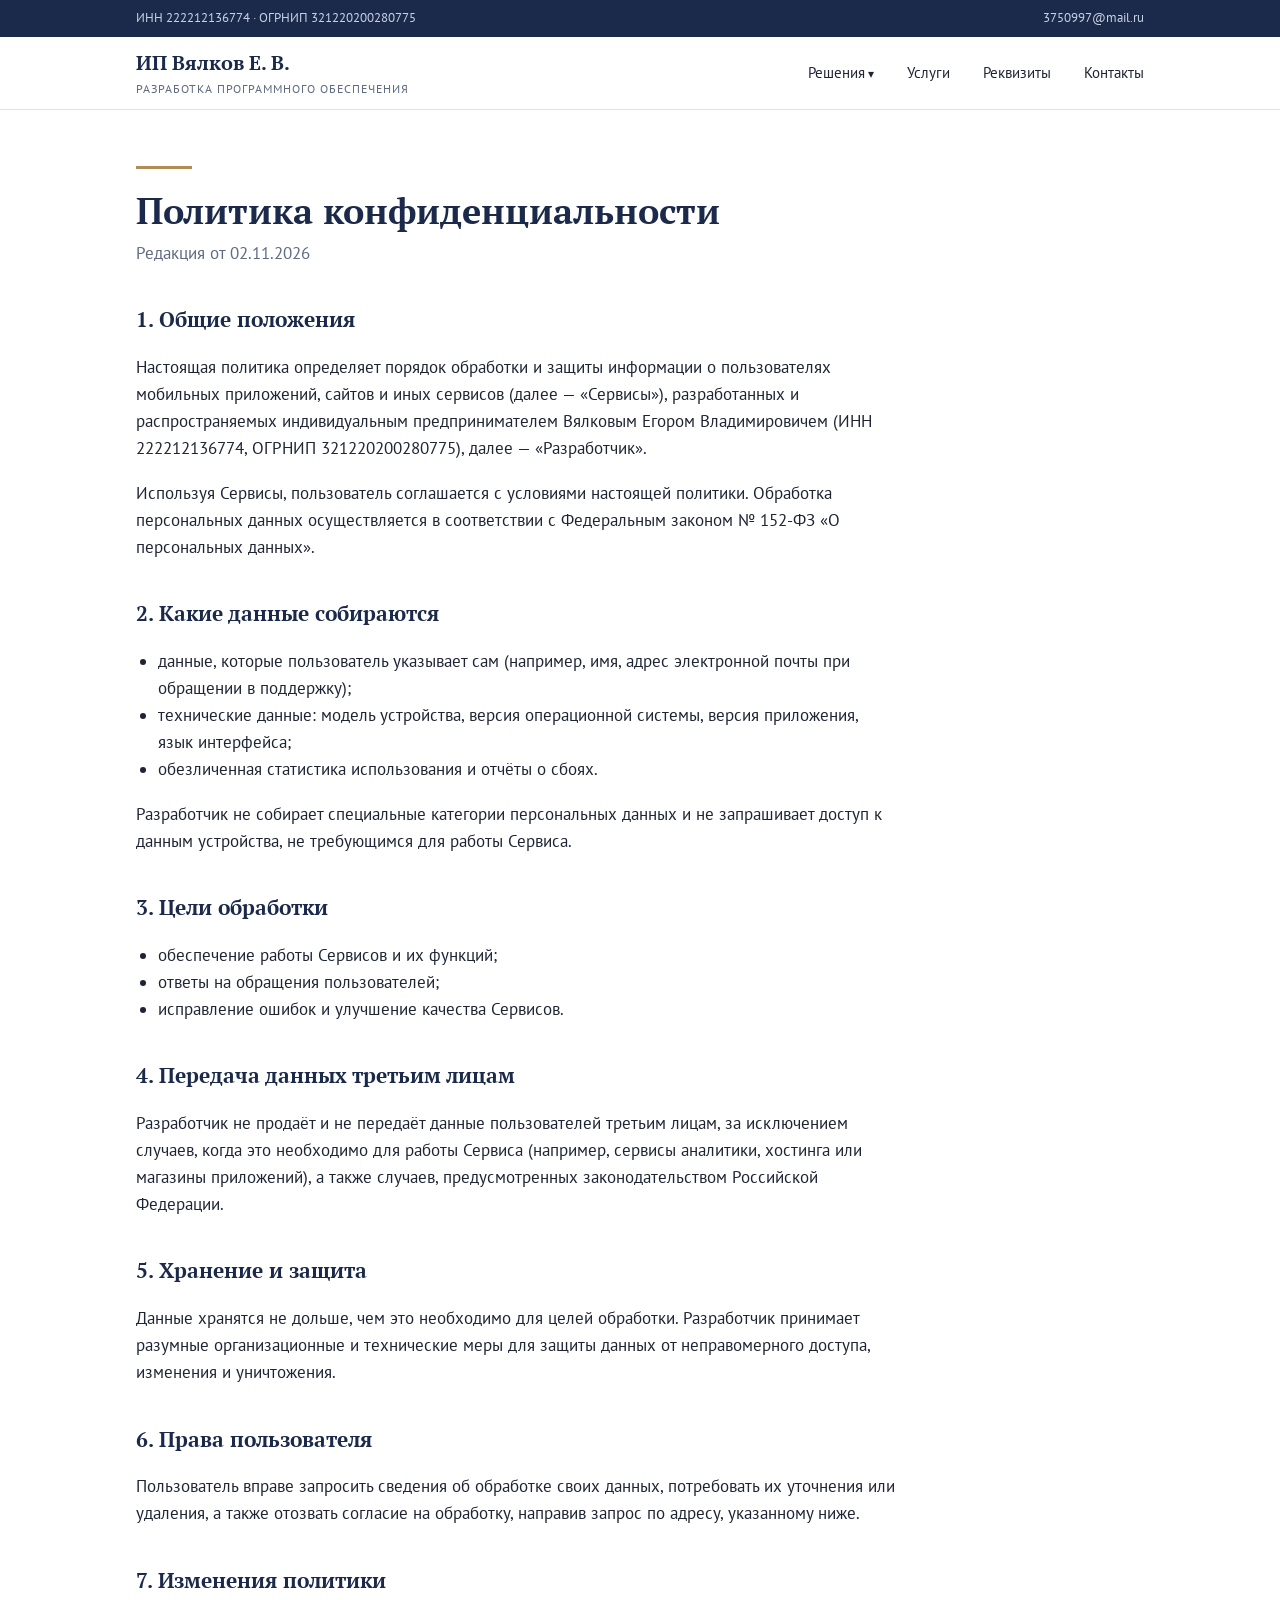
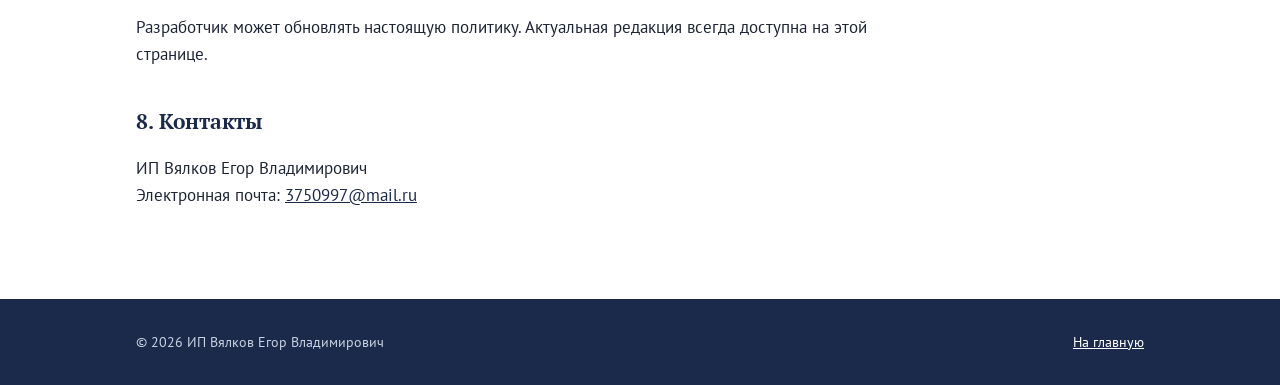
<file: privacy.html>
<!doctype html>
<html lang="ru">
<head>
  <meta charset="utf-8">
  <meta name="viewport" content="width=device-width, initial-scale=1">
  <title>Политика конфиденциальности — ИП Вялков Е. В.</title>
  <meta name="description" content="Политика конфиденциальности приложений и сервисов ИП Вялков Егор Владимирович.">
  <link rel="icon" href="favicon.ico" sizes="32x32">
  <link rel="icon" href="favicon.svg" type="image/svg+xml">
  <link rel="apple-touch-icon" href="apple-touch-icon.png">
  <link rel="canonical" href="https://vev.github.io/privacy.html">
  <meta property="og:type" content="website">
  <meta property="og:locale" content="ru_RU">
  <meta property="og:title" content="Политика конфиденциальности — ИП Вялков Е. В.">
  <meta property="og:description" content="Политика конфиденциальности приложений и сервисов ИП Вялков Егор Владимирович.">
  <meta property="og:url" content="https://vev.github.io/privacy.html">
  <meta property="og:image" content="https://vev.github.io/og.png">
  <meta property="og:image:width" content="1200">
  <meta property="og:image:height" content="630">
  <meta name="twitter:card" content="summary_large_image">
  <link rel="preconnect" href="https://fonts.googleapis.com">
  <link rel="preconnect" href="https://fonts.gstatic.com" crossorigin>
  <link href="https://fonts.googleapis.com/css2?family=PT+Sans:wght@400;700&family=PT+Serif:wght@700&display=swap" rel="stylesheet">
  <link rel="stylesheet" href="style.css">
</head>
<body>

<div class="topline">
  <div class="wrap">
    <span>ИНН 222212136774 · ОГРНИП 321220200280775</span>
    <a href="mailto:3750997@mail.ru">3750997@mail.ru</a>
  </div>
</div>

<header>
  <div class="wrap">
    <a class="logo" href="index.html">ИП Вялков Е. В.<small>Разработка программного обеспечения</small></a>
    <nav>
      <div class="dropdown">
        <a href="solutions.html">Решения</a>
        <div class="menu" data-solutions-menu></div>
      </div>
      <a href="index.html#services">Услуги</a>
      <a href="index.html#requisites">Реквизиты</a>
      <a href="index.html#contacts">Контакты</a>
    </nav>
  </div>
</header>

<main class="wrap">
  <article class="doc">
    <div class="line"></div>
    <h1>Политика конфиденциальности</h1>
    <p class="updated">Редакция от 02.11.2026</p>

    <h2>1. Общие положения</h2>
    <p>Настоящая политика определяет порядок обработки и защиты информации о пользователях мобильных приложений, сайтов и иных сервисов (далее — «Сервисы»), разработанных и распространяемых индивидуальным предпринимателем Вялковым Егором Владимировичем (ИНН 222212136774, ОГРНИП 321220200280775), далее — «Разработчик».</p>
    <p>Используя Сервисы, пользователь соглашается с условиями настоящей политики. Обработка персональных данных осуществляется в соответствии с Федеральным законом № 152-ФЗ «О персональных данных».</p>

    <h2>2. Какие данные собираются</h2>
    <ul>
      <li>данные, которые пользователь указывает сам (например, имя, адрес электронной почты при обращении в поддержку);</li>
      <li>технические данные: модель устройства, версия операционной системы, версия приложения, язык интерфейса;</li>
      <li>обезличенная статистика использования и отчёты о сбоях.</li>
    </ul>
    <p>Разработчик не собирает специальные категории персональных данных и не запрашивает доступ к данным устройства, не требующимся для работы Сервиса.</p>

    <h2>3. Цели обработки</h2>
    <ul>
      <li>обеспечение работы Сервисов и их функций;</li>
      <li>ответы на обращения пользователей;</li>
      <li>исправление ошибок и улучшение качества Сервисов.</li>
    </ul>

    <h2>4. Передача данных третьим лицам</h2>
    <p>Разработчик не продаёт и не передаёт данные пользователей третьим лицам, за исключением случаев, когда это необходимо для работы Сервиса (например, сервисы аналитики, хостинга или магазины приложений), а также случаев, предусмотренных законодательством Российской Федерации.</p>

    <h2>5. Хранение и защита</h2>
    <p>Данные хранятся не дольше, чем это необходимо для целей обработки. Разработчик принимает разумные организационные и технические меры для защиты данных от неправомерного доступа, изменения и уничтожения.</p>

    <h2>6. Права пользователя</h2>
    <p>Пользователь вправе запросить сведения об обработке своих данных, потребовать их уточнения или удаления, а также отозвать согласие на обработку, направив запрос по адресу, указанному ниже.</p>

    <h2>7. Изменения политики</h2>
    <p>Разработчик может обновлять настоящую политику. Актуальная редакция всегда доступна на этой странице.</p>

    <h2>8. Контакты</h2>
    <p>ИП Вялков Егор Владимирович<br>
      Электронная почта: <a href="mailto:3750997@mail.ru">3750997@mail.ru</a></p>
  </article>
</main>

<footer>
  <div class="wrap">
    <span>© 2026 ИП Вялков Егор Владимирович</span>
    <a href="index.html">На главную</a>
  </div>
</footer>

<script src="solutions-data.js"></script>
<script src="site.js"></script>
</body>
</html>
</file>
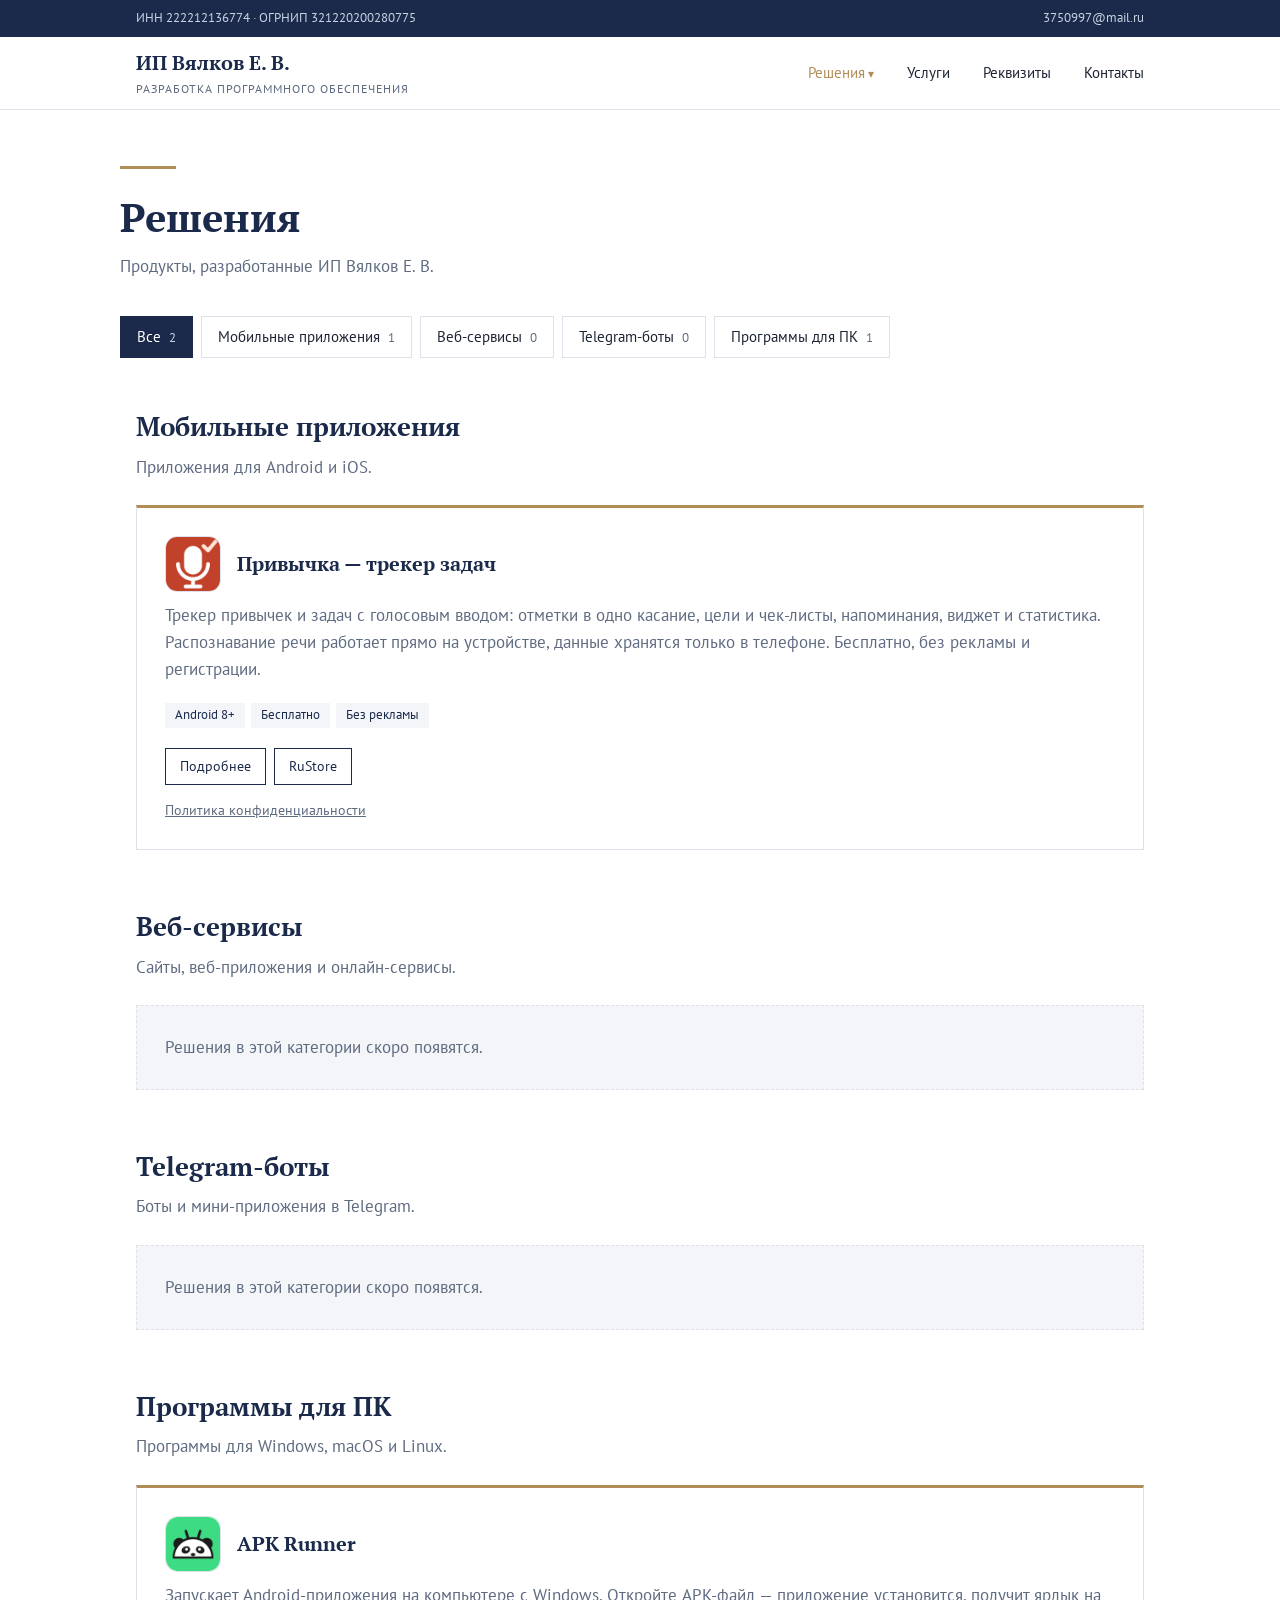
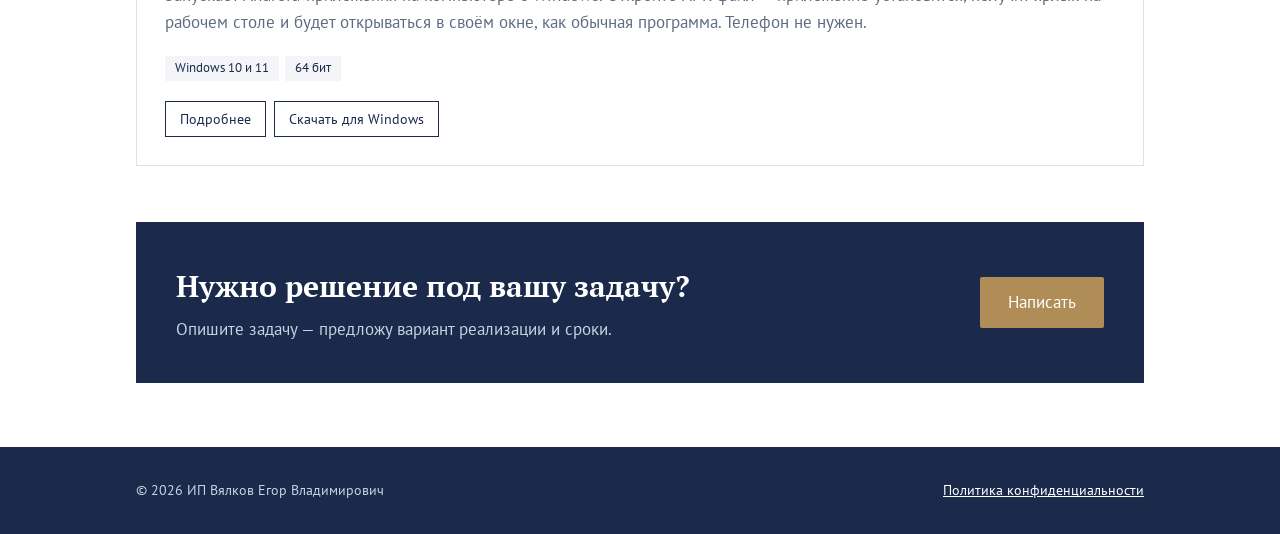
<file: solutions.html>
<!doctype html>
<html lang="ru">
<head>
  <meta charset="utf-8">
  <meta name="viewport" content="width=device-width, initial-scale=1">
  <title>Решения — ИП Вялков Е. В.</title>
  <meta name="description" content="Решения ИП Вялков Е. В.: мобильные приложения, веб-сервисы, Telegram-боты и программы для ПК.">
  <link rel="icon" href="favicon.ico" sizes="32x32">
  <link rel="icon" href="favicon.svg" type="image/svg+xml">
  <link rel="apple-touch-icon" href="apple-touch-icon.png">
  <link rel="canonical" href="https://vev.github.io/solutions.html">
  <meta property="og:type" content="website">
  <meta property="og:locale" content="ru_RU">
  <meta property="og:title" content="Решения — ИП Вялков Е. В.">
  <meta property="og:description" content="Решения ИП Вялков Е. В.: мобильные приложения, веб-сервисы, Telegram-боты и программы для ПК.">
  <meta property="og:url" content="https://vev.github.io/solutions.html">
  <meta property="og:image" content="https://vev.github.io/og.png">
  <meta property="og:image:width" content="1200">
  <meta property="og:image:height" content="630">
  <meta name="twitter:card" content="summary_large_image">
  <link rel="preconnect" href="https://fonts.googleapis.com">
  <link rel="preconnect" href="https://fonts.gstatic.com" crossorigin>
  <link href="https://fonts.googleapis.com/css2?family=PT+Sans:wght@400;700&family=PT+Serif:wght@700&display=swap" rel="stylesheet">
  <link rel="stylesheet" href="style.css">
</head>
<body>

<div class="topline">
  <div class="wrap">
    <span>ИНН 222212136774 · ОГРНИП 321220200280775</span>
    <a href="mailto:3750997@mail.ru">3750997@mail.ru</a>
  </div>
</div>

<header>
  <div class="wrap">
    <a class="logo" href="index.html">ИП Вялков Е. В.<small>Разработка программного обеспечения</small></a>
    <nav>
      <div class="dropdown">
        <a href="solutions.html" class="active">Решения</a>
        <div class="menu" data-solutions-menu></div>
      </div>
      <a href="index.html#services">Услуги</a>
      <a href="index.html#requisites">Реквизиты</a>
      <a href="index.html#contacts">Контакты</a>
    </nav>
  </div>
</header>

<main>
  <div class="wrap page-head">
    <div class="line"></div>
    <h1>Решения</h1>
    <p class="sub">Продукты, разработанные ИП Вялков Е. В.</p>
    <div class="tabs" id="tabs"></div>
  </div>

  <div class="wrap" id="catalog">
    <noscript><p class="empty">Для просмотра каталога включите JavaScript.</p></noscript>
  </div>

  <section style="padding-top: 0">
    <div class="wrap">
      <div class="cta">
        <div>
          <h2>Нужно решение под вашу задачу?</h2>
          <p>Опишите задачу — предложу вариант реализации и сроки.</p>
        </div>
        <a class="btn" href="mailto:3750997@mail.ru">Написать</a>
      </div>
    </div>
  </section>
</main>

<footer>
  <div class="wrap">
    <span>© 2026 ИП Вялков Егор Владимирович</span>
    <a href="privacy.html">Политика конфиденциальности</a>
  </div>
</footer>

<script src="solutions-data.js"></script>
<script src="site.js"></script>
<script>
  (function () {
    var data = window.SOLUTIONS || [];
    var tabs = document.getElementById('tabs');
    var catalog = document.getElementById('catalog');

    function el(tag, cls, text) {
      var n = document.createElement(tag);
      if (cls) n.className = cls;
      if (text) n.textContent = text;
      return n;
    }

    function card(item) {
      var c = el('div', 'sol');
      var head = el('div', 'sol-head');
      if (item.icon) {
        var img = el('img', 'sol-icon');
        img.src = item.icon;
        img.alt = '';
        img.loading = 'lazy';
        head.appendChild(img);
      }
      var h3 = el('h3', '', item.page ? '' : item.name);
      if (item.page) {
        var tl = el('a', '', item.name);
        tl.href = item.page;
        h3.appendChild(tl);
      }
      head.appendChild(h3);
      c.appendChild(head);
      c.appendChild(el('p', '', item.description));
      if (item.tags && item.tags.length) {
        var ul = el('ul', 'tags');
        item.tags.forEach(function (t) { ul.appendChild(el('li', '', t)); });
        c.appendChild(ul);
      }
      var linkList = (item.page ? [{ label: 'Подробнее', url: item.page }] : []).concat(item.links || []);
      if (linkList.length) {
        var links = el('div', 'links');
        linkList.forEach(function (l) {
          var a = el('a', '', l.label);
          a.href = l.url;
          if (/^https?:/.test(l.url)) {
            a.target = '_blank';
            a.rel = 'noopener';
          }
          links.appendChild(a);
        });
        c.appendChild(links);
      }
      if (item.privacy) {
        var pr = el('a', 'sol-privacy', 'Политика конфиденциальности');
        pr.href = item.privacy;
        c.appendChild(pr);
      }
      return c;
    }

    function addTab(id, label, count) {
      var b = el('button', 'tab', label);
      b.dataset.id = id;
      b.appendChild(el('span', '', String(count)));
      b.addEventListener('click', function () { location.hash = id; });
      tabs.appendChild(b);
    }

    var total = 0;
    data.forEach(function (cat) {
      total += cat.items.length;
      var s = el('div', 'cat');
      s.id = 'cat-' + cat.id;
      s.appendChild(el('h2', '', cat.title));
      if (cat.description) s.appendChild(el('p', 'sub', cat.description));
      if (cat.items.length) {
        var grid = el('div', 'solutions');
        cat.items.forEach(function (item) { grid.appendChild(card(item)); });
        s.appendChild(grid);
      } else {
        s.appendChild(el('div', 'empty', 'Решения в этой категории скоро появятся.'));
      }
      catalog.appendChild(s);
    });

    addTab('all', 'Все', total);
    data.forEach(function (cat) { addTab(cat.id, cat.title, cat.items.length); });

    function show() {
      var id = location.hash.slice(1);
      if (!data.some(function (c) { return c.id === id; })) id = 'all';
      Array.prototype.forEach.call(tabs.children, function (b) {
        b.classList.toggle('active', b.dataset.id === id);
      });
      Array.prototype.forEach.call(catalog.querySelectorAll('.cat'), function (s) {
        s.hidden = id !== 'all' && s.id !== 'cat-' + id;
      });
    }

    window.addEventListener('hashchange', show);
    show();
  })();
</script>
</body>
</html>
</file>
<file: style.css>
:root {
  --bg: #ffffff;
  --alt: #f3f5f9;
  --text: #1d2433;
  --muted: #5f6b80;
  --navy: #1b2a4a;
  --gold: #b08d57;
  --border: #dde2ea;
}
* { box-sizing: border-box; }
body { margin: 0; background: var(--bg); color: var(--text); font: 17px/1.6 "PT Sans", Arial, sans-serif; }
a { color: var(--navy); }
.wrap { max-width: 1040px; margin: 0 auto; padding: 0 16px; }
h1, h2, h3 { font-family: "PT Serif", Georgia, serif; color: var(--navy); }

.topline { background: var(--navy); color: #c9d2e3; font-size: 13px; }
.topline a { color: inherit; text-decoration: none; }
.topline a:hover { color: #fff; }
.topline .wrap { display: flex; justify-content: space-between; flex-wrap: wrap; gap: 4px 16px; padding-top: 8px; padding-bottom: 8px; }

header { border-bottom: 1px solid var(--border); }
header .wrap { display: flex; justify-content: space-between; align-items: center; height: 72px; gap: 16px; }
.logo { font-family: "PT Serif", Georgia, serif; font-size: 20px; font-weight: 700; color: var(--navy); text-decoration: none; }
.logo small { display: block; font-family: "PT Sans", sans-serif; font-size: 12px; font-weight: 400; color: var(--muted); letter-spacing: .08em; text-transform: uppercase; }
nav a { color: var(--text); text-decoration: none; margin-left: 28px; font-size: 15px; }
nav a:hover, nav a.active { color: var(--gold); }

.hero { padding: 72px 0; display: grid; grid-template-columns: 1.4fr 1fr; gap: 48px; align-items: center; }
.hero h1 { font-size: clamp(30px, 5vw, 44px); line-height: 1.15; margin: 0 0 20px; }
.hero p { color: var(--muted); margin: 0 0 28px; }
.line { width: 56px; height: 3px; background: var(--gold); margin-bottom: 24px; }
.btn { display: inline-block; background: var(--navy); color: #fff; text-decoration: none; padding: 12px 28px; border-radius: 2px; }
.btn:hover { background: #26395f; }
.btn-outline { background: transparent; color: var(--navy); border: 1px solid var(--navy); margin-left: 8px; }
.btn-outline:hover { background: var(--alt); }

.card { border: 1px solid var(--border); border-top: 3px solid var(--gold); padding: 28px; background: #fff; }
.card h3 { margin: 0 0 16px; font-size: 18px; }
.card dl { margin: 0; }
.card dt { font-size: 13px; color: var(--muted); text-transform: uppercase; letter-spacing: .06em; }
.card dd { margin: 0 0 14px; font-weight: 700; }
.card dd:last-child { margin-bottom: 0; }

section { padding: 64px 0; }
section.alt { background: var(--alt); }
section h2 { font-size: 30px; margin: 0 0 8px; }
.sub { color: var(--muted); margin: 0 0 36px; }

.services { display: grid; grid-template-columns: repeat(3, 1fr); gap: 32px; }
.num { font-family: "PT Serif", Georgia, serif; font-size: 36px; color: var(--gold); line-height: 1; }
.services h3 { font-size: 20px; margin: 12px 0 8px; }
.services p { color: var(--muted); margin: 0; }

table { width: 100%; border-collapse: collapse; background: #fff; border: 1px solid var(--border); }
td { padding: 14px 20px; border-bottom: 1px solid var(--border); vertical-align: middle; }
td:first-child { color: var(--muted); width: 34%; }
td:last-child { text-align: right; width: 1%; white-space: nowrap; }
.facts td:last-child { text-align: left; width: auto; white-space: normal; }
.copy { font: inherit; font-size: 13px; color: var(--navy); background: none; border: 1px solid var(--border); padding: 4px 12px; cursor: pointer; }
.copy:hover { border-color: var(--navy); }

footer { background: var(--navy); color: #c9d2e3; padding: 32px 0; font-size: 14px; }
footer a { color: #fff; }
footer .wrap { display: flex; justify-content: space-between; flex-wrap: wrap; gap: 12px; }

/* Solutions */
.page-head { padding: 56px 0 0; }
.page-head h1 { font-size: clamp(30px, 5vw, 40px); line-height: 1.2; margin: 0 0 12px; }
.solutions { display: grid; grid-template-columns: repeat(auto-fit, minmax(300px, 1fr)); gap: 24px; }
.sol { border: 1px solid var(--border); border-top: 3px solid var(--gold); padding: 28px; background: #fff; display: flex; flex-direction: column; }
.sol-head { display: flex; align-items: center; gap: 16px; margin-bottom: 10px; }
.sol-icon { width: 56px; height: 56px; border-radius: 12px; object-fit: cover; border: 1px solid var(--border); flex-shrink: 0; }
.sol h3 { margin: 0; font-size: 20px; }
.sol p { color: var(--muted); margin: 0 0 20px; flex: 1; }
.tags { display: flex; flex-wrap: wrap; gap: 6px; list-style: none; padding: 0; margin: 0; }
.tags li { font-size: 13px; color: var(--navy); background: var(--alt); padding: 2px 10px; }
.links { display: flex; flex-wrap: wrap; gap: 8px; margin-top: 20px; }
.links a { font-size: 14px; border: 1px solid var(--navy); padding: 6px 14px; text-decoration: none; }
.links a:hover { background: var(--alt); }
.sol-privacy { margin-top: 14px; font-size: 14px; color: var(--muted); }
.tabs { display: flex; flex-wrap: wrap; gap: 8px; margin: 0 0 48px; }
.tab { font: inherit; font-size: 15px; background: #fff; color: var(--text); border: 1px solid var(--border); padding: 8px 16px; cursor: pointer; }
.tab:hover { border-color: var(--navy); }
.tab.active { background: var(--navy); color: #fff; border-color: var(--navy); }
.tab span { margin-left: 8px; font-size: 13px; color: var(--muted); }
.tab.active span { color: #c9d2e3; }
.cat { margin-bottom: 56px; }
.cat h2 { font-size: 26px; margin: 0 0 6px; }
.cat .sub { margin-bottom: 24px; }
.empty { border: 1px dashed var(--border); background: var(--alt); padding: 28px; color: var(--muted); }

.sol h3 a { color: inherit; text-decoration: none; }
.sol h3 a:hover { color: var(--gold); }

/* App page */
.crumbs { padding-top: 28px; font-size: 14px; color: var(--muted); }
.crumbs a { color: var(--muted); }
.app-hero { padding: 28px 0 48px; display: flex; gap: 32px; align-items: flex-start; }
.app-icon { width: 112px; height: 112px; border-radius: 24px; border: 1px solid var(--border); flex-shrink: 0; }
.app-hero h1 { font-size: clamp(28px, 5vw, 40px); line-height: 1.15; margin: 0 0 12px; }
.app-hero p { color: var(--muted); margin: 0 0 18px; max-width: 640px; }
.app-hero .btn { margin-top: 24px; }
.shots { display: flex; gap: 16px; overflow-x: auto; padding-bottom: 12px; scroll-snap-type: x mandatory; }
.shots img { height: 440px; width: auto; border: 1px solid var(--border); border-radius: 12px; scroll-snap-align: start; flex-shrink: 0; }
.features { display: grid; grid-template-columns: repeat(auto-fit, minmax(280px, 1fr)); gap: 20px; }
.feature { background: #fff; border: 1px solid var(--border); padding: 24px; }
.feature h3 { margin: 0 0 8px; font-size: 18px; }
.feature p { margin: 0; color: var(--muted); }
.shots img.win { border-radius: 20px; height: 400px; }
.shots img.appshot { height: 400px; border-radius: 8px; }

/* Баннер «Новое приложение» на главной */
.new-app { background: #fff; border: 1px solid var(--border); border-top: 3px solid var(--gold); padding: 20px 24px; display: flex; align-items: center; gap: 20px; }
.new-app-icon { flex-shrink: 0; width: 60px; height: 60px; display: block; }
.new-app-body { flex: 1; min-width: 0; }
.new-app-head { display: flex; align-items: center; gap: 10px; }
.new-app-name { font-family: "PT Serif", Georgia, serif; font-size: 22px; font-weight: 700; color: var(--navy); }
.new-app-badge { background: var(--gold); color: #fff; font-size: 12px; font-weight: 700; padding: 2px 8px; letter-spacing: .04em; }
.new-app-desc { margin: 6px 0 0; color: var(--muted); font-size: 15px; }
.new-app-actions { display: flex; gap: 8px; flex-shrink: 0; }
.new-app-actions .btn { padding: 10px 20px; margin: 0; }
@media (max-width: 760px) {
  .new-app { flex-direction: column; align-items: flex-start; }
  .new-app-actions { width: 100%; }
  .new-app-actions .btn { flex: 1; text-align: center; }
}
.download-meta { font-size: 14px; margin: 12px 0 0 !important; }
.steps { margin: 0; padding-left: 22px; max-width: 760px; }
.steps li { margin-bottom: 12px; }
.note { color: var(--muted); font-size: 15px; max-width: 760px; margin: 24px 0 0; }
.note code, .steps code { font-size: 14px; background: var(--alt); padding: 1px 6px; }
.facts td.hash { font-family: Consolas, "Courier New", monospace; font-size: 13px; word-break: break-all; }

/* Solutions dropdown in header */
.dropdown { position: relative; display: inline-block; margin-left: 28px; }
.dropdown > a { margin-left: 0; }
.dropdown > a::after { content: " ▾"; font-size: 12px; }
.menu { display: none; position: absolute; top: 100%; left: -16px; min-width: 240px; padding: 8px 0; background: #fff; border: 1px solid var(--border); border-top: 3px solid var(--gold); box-shadow: 0 8px 24px rgba(27, 42, 74, .12); z-index: 20; }
.menu a { display: block; margin: 0; padding: 8px 16px; }
.menu a:hover { background: var(--alt); }
.dropdown:hover .menu, .dropdown:focus-within .menu { display: block; }
.cta { background: var(--navy); color: #c9d2e3; padding: 40px; display: flex; justify-content: space-between; align-items: center; flex-wrap: wrap; gap: 20px; }
.cta h2 { color: #fff; margin: 0 0 6px; }
.cta p { margin: 0; }
.cta .btn { background: var(--gold); }
.cta .btn:hover { background: #9a7a48; }

/* Long-form pages */
.doc { padding: 56px 0 72px; max-width: 760px; }
.doc .line { margin-bottom: 20px; }
.doc h1 { font-size: clamp(28px, 5vw, 36px); line-height: 1.2; margin: 0 0 8px; }
.doc .updated { color: var(--muted); margin: 0 0 36px; }
.doc h2 { font-size: 21px; margin: 36px 0 12px; }
.doc ul { padding-left: 22px; }

@media (max-width: 760px) {
  header .wrap { height: auto; flex-direction: column; align-items: flex-start; gap: 8px; padding-top: 14px; padding-bottom: 12px; }
  nav { display: flex; gap: 20px; overflow-x: auto; max-width: 100%; }
  nav a { margin-left: 0; white-space: nowrap; }
  .dropdown { margin-left: 0; }
  .dropdown > a::after, .dropdown .menu { display: none !important; }
  .btn-outline { margin: 10px 0 0; }
  .cta { padding: 28px 20px; }
  .app-hero { flex-direction: column; gap: 20px; }
  .app-icon { width: 88px; height: 88px; border-radius: 20px; }
  .shots img { height: 360px; }
  .hero { grid-template-columns: 1fr; padding: 48px 0; gap: 32px; }
  .services { grid-template-columns: 1fr; gap: 24px; }
  td { padding: 12px; display: block; width: auto !important; text-align: left !important; border: 0; }
  tr { display: block; border-bottom: 1px solid var(--border); padding: 4px 0; }
  td:first-child { padding-bottom: 0; }
}
</file>
